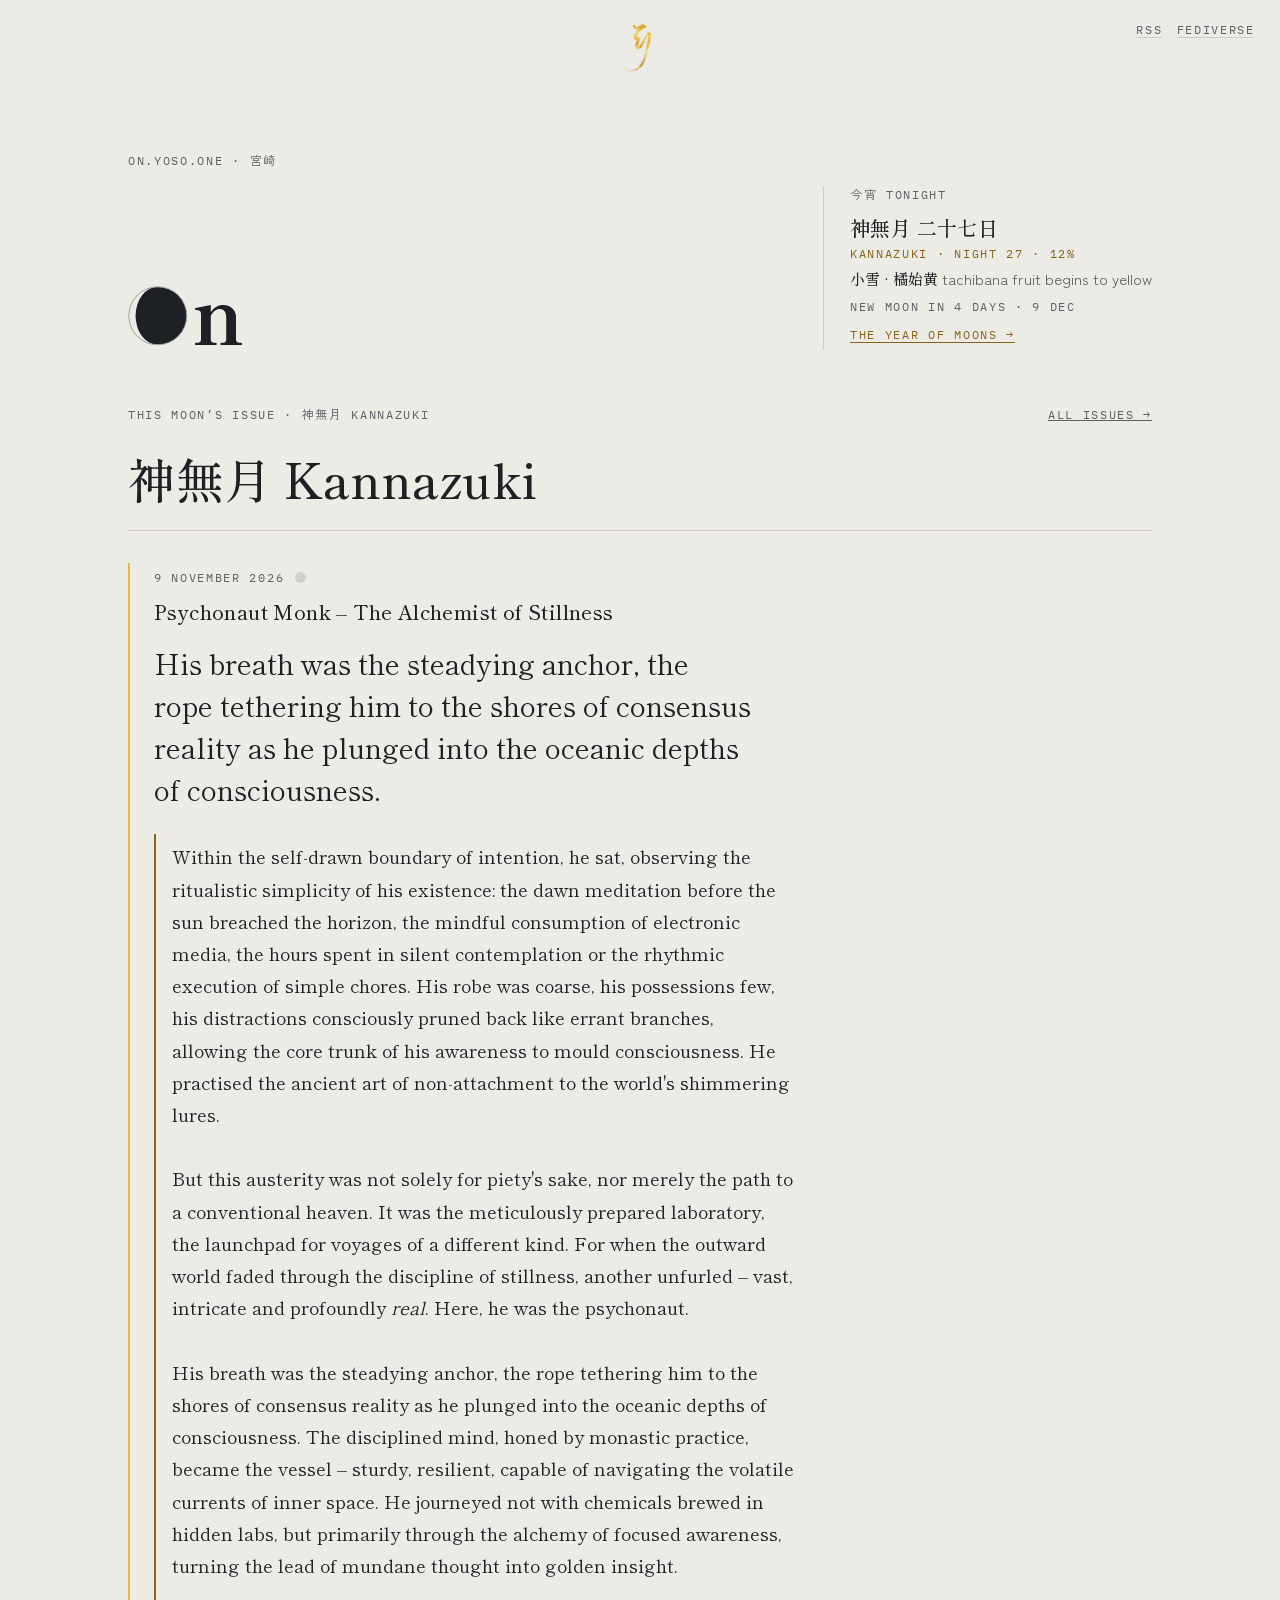
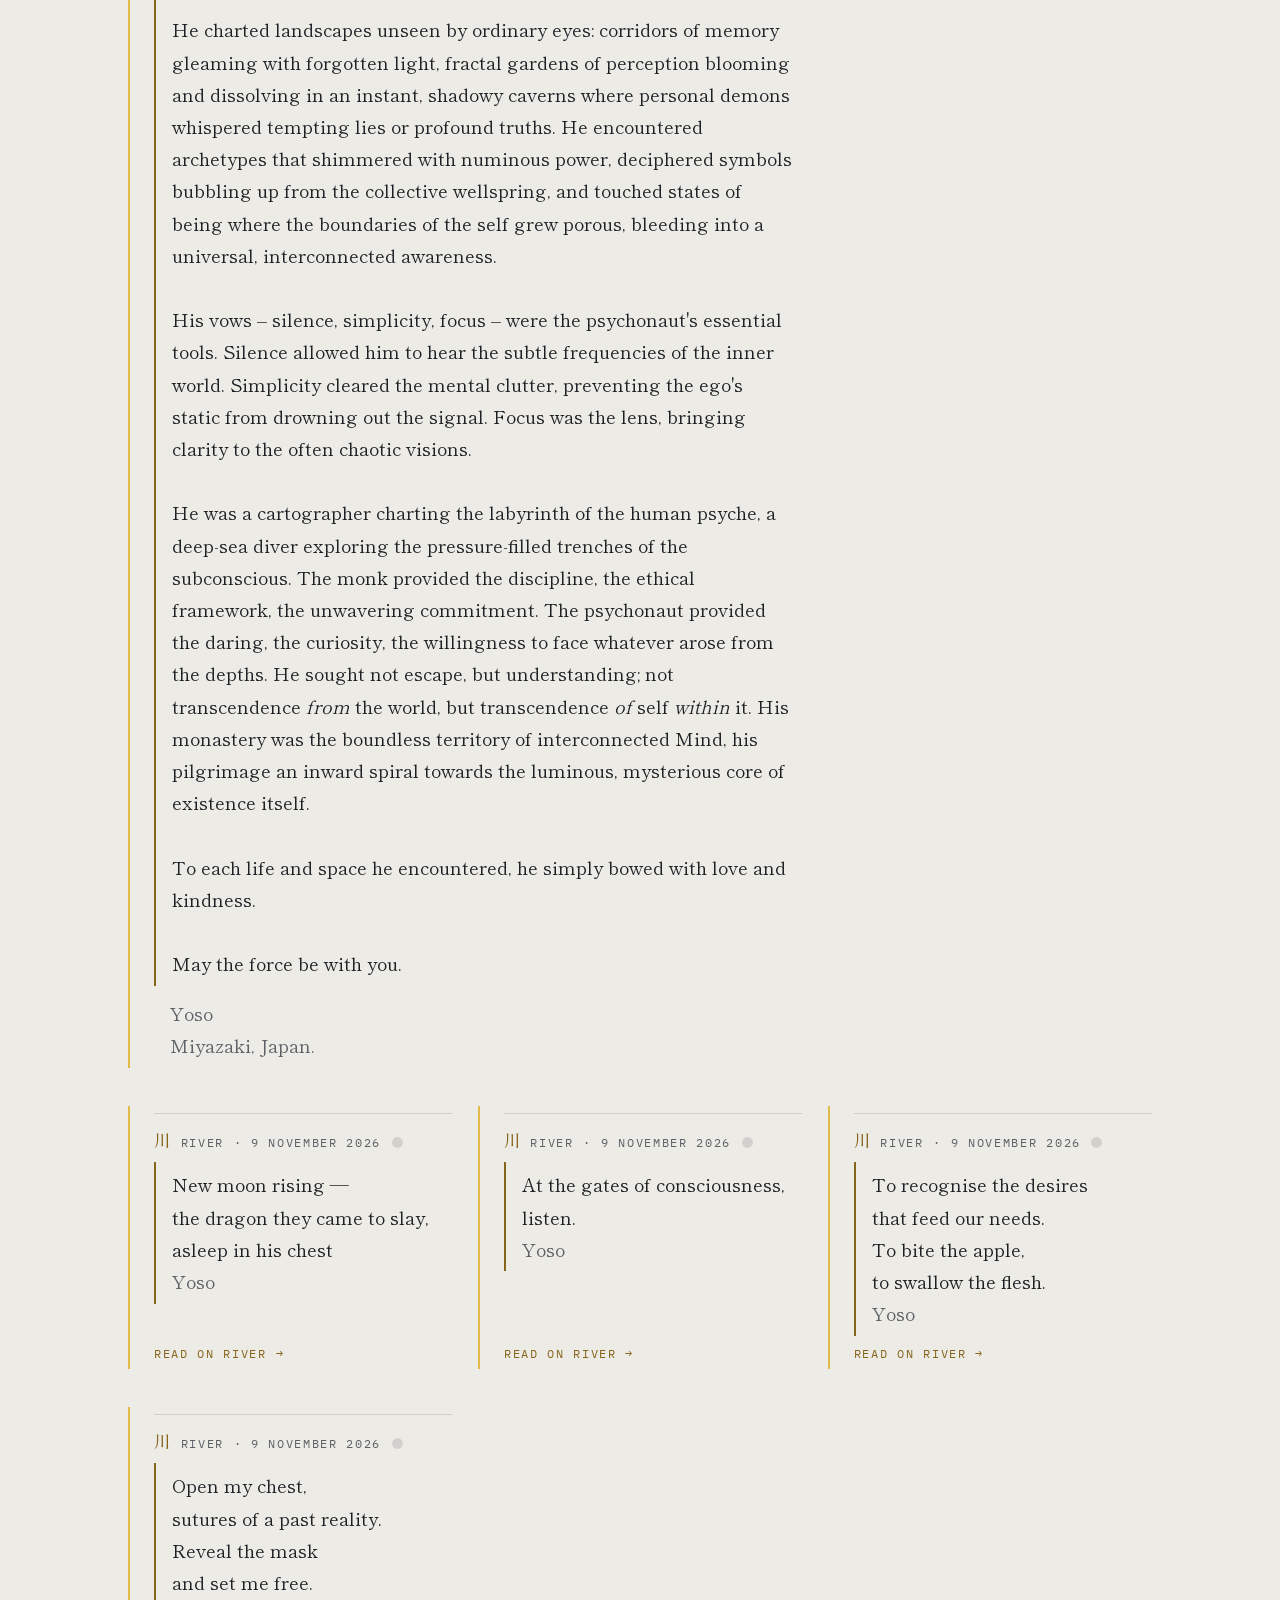
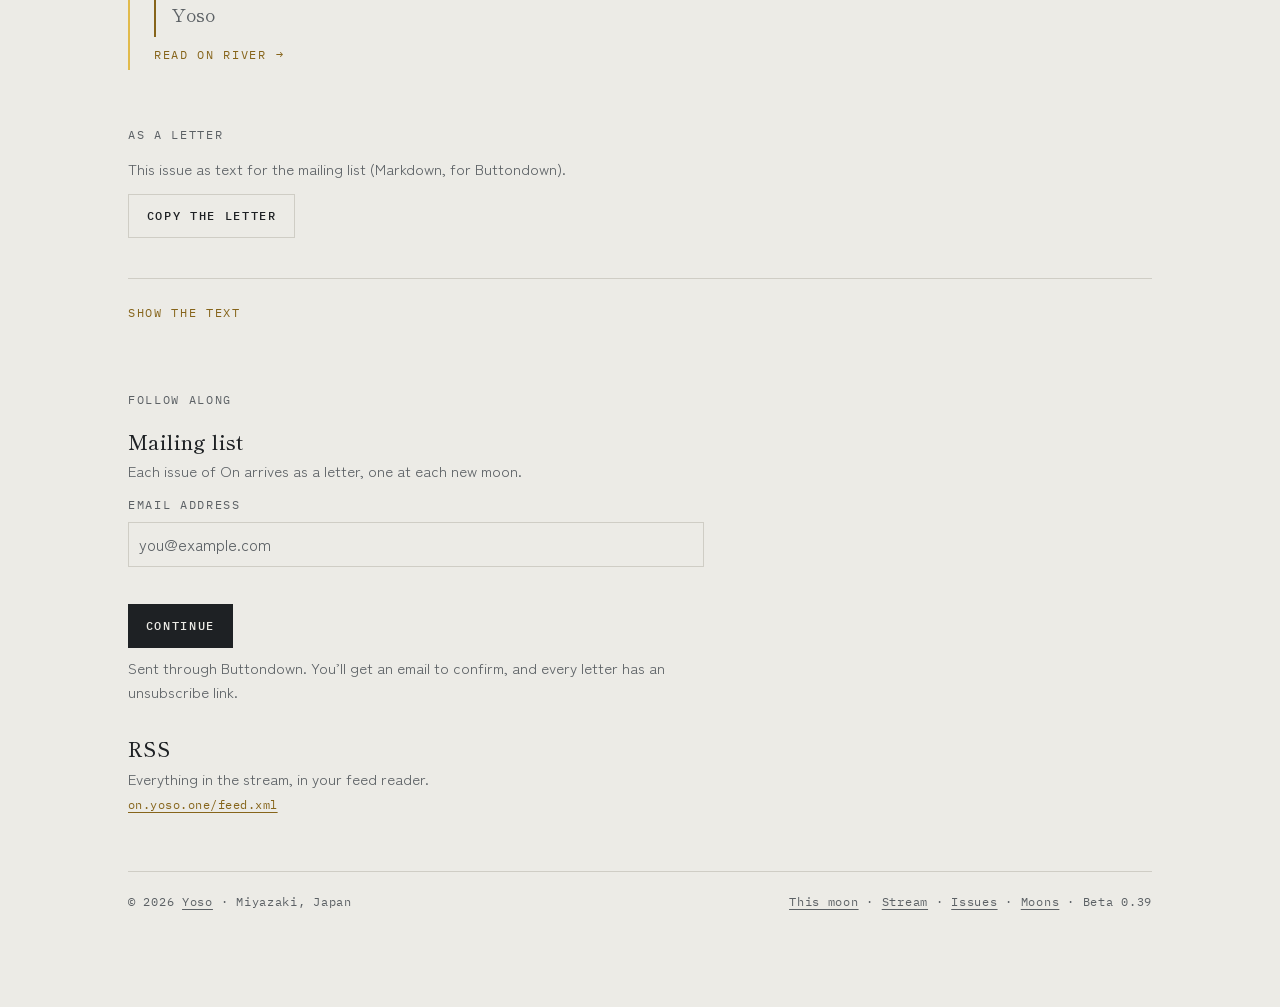
<file: index.html>
<!doctype html>
<html lang="en" data-page="current">
<head>
<meta charset="utf-8">
<meta name="viewport" content="width=device-width, initial-scale=1, viewport-fit=cover">
<title>On</title>
<meta name="description" content="On: a magazine gathering new work from the Yoso sites: notes, photographs, paintings and short texts.">
<meta property="og:title" content="On">
<meta property="og:url" content="https://on.yoso.one/">
<link rel="alternate" type="application/rss+xml" title="On" href="feed.xml">
<link rel="preconnect" href="https://fonts.googleapis.com">
<link rel="preconnect" href="https://fonts.gstatic.com" crossorigin>
<link rel="stylesheet" href="https://fonts.googleapis.com/css2?family=Shippori+Mincho:wght@400;500;700&family=Zen+Kaku+Gothic+New:wght@400;500&family=IBM+Plex+Mono:wght@400;500&display=swap">
<link rel="stylesheet" href="assets/site.css">
</head>
<body>
<nav class="corner-links" aria-label="Follow On"><a href="feed.xml">RSS</a><a href="https://fed.brid.gy/web/on.yoso.one" rel="me">Fediverse</a></nav>
<a class="family-mark" href="https://hub.yoso.one"><img src="images/yoso-mark.png" alt="Yoso" width="48" height="48"></a>
<main class="page">
  <header class="masthead">
    <div class="kicker"><span>ON.YOSO.ONE · 宮崎</span></div>
    <div class="mast-row">
      <div class="mast-main">
        <h1 class="title"><a href="./"><span class="o-moon" data-moon-o>O</span>n</a></h1>
      </div>
      <div class="mast-moon" data-moon-widget="medium"></div>
    </div>
  </header>

  <section>
    <div class="section-head"><h2 class="label">This moon&rsquo;s issue</h2><a class="updated" href="issues.html">All issues →</a></div>
    <div class="issue-feature" id="issue-head"><h2 class="issue-title" id="issue-title">Loading the issue…</h2></div>
    <ul class="stream" id="issue-pieces" style="margin-top:2rem"></ul>
    <div id="issue"></div>
  </section>

  <section id="moon-section" aria-labelledby="moon-h" hidden>
    <div class="section-head"><h2 class="label" id="moon-h">This moon so far</h2><a class="updated" href="stream.html">The whole stream →</a></div>
    <p class="empty-note">New work from the sites since this issue&rsquo;s new moon, gathered as it appears.</p>
    <ul class="stream" id="moon-pieces"></ul>
  </section>

  <section id="past-section" aria-labelledby="past-h" hidden>
    <div class="section-head"><h2 class="label" id="past-h">Moons ago</h2></div>
    <p class="empty-note">From this moon and season in earlier years.</p>
    <ul class="stream" id="past-pieces"></ul>
  </section>

  <section class="letter" id="letter" aria-labelledby="letter-h">
    <h2 class="label" id="letter-h">As a letter</h2>
    <p class="empty-note">This issue as text for the mailing list (Markdown, for Buttondown).</p>
    <div class="more-row" style="margin-top:0"><button class="btn quiet" type="button" id="letter-copy">Copy the letter</button></div>
    <p class="status" id="letter-status" aria-live="polite"></p>
    <details>
      <summary>Show the text</summary>
      <label class="visually-hidden" for="letter-text">Letter text</label>
      <textarea id="letter-text" readonly></textarea>
    </details>
  </section>

  <section aria-labelledby="follow-h">
    <div class="section-head"><h2 class="label" id="follow-h">Follow along</h2></div>
    <div class="follow">
      <div id="mailing-list">
        <h3>Mailing list</h3>
        <p>Each issue of On arrives as a letter, one at each new moon.</p>
        <!-- Mailing list: one Buttondown list for all Yoso sites; readers choose their newsletters, each one a tag. -->
        <form class="list-form" action="https://buttondown.com/api/emails/embed-subscribe/yoso" method="post" target="_blank">
          <label for="list-email">Email address</label>
          <input id="list-email" name="email" type="email" autocomplete="email" placeholder="you@example.com" required>
          <!-- Newsletter choice: each ticked box becomes a Buttondown tag. Shown after the email step by assets/list-choice.js. -->
          <fieldset class="list-choice" data-list-choice>
            <legend>Which newsletters would you like?</legend>
            <label class="lc-box"><input type="checkbox" name="tag" value="one"><span><span class="lc-name">One</span><span class="lc-desc">Notes, essays and research from one.yoso.one</span></span></label>
            <label class="lc-box"><input type="checkbox" name="tag" value="yosokuro"><span><span class="lc-name">Yosokuro</span><span class="lc-desc">Black-and-white photographs of Japan</span></span></label>
            <label class="lc-box"><input type="checkbox" name="tag" value="shinsei"><span><span class="lc-name">Shinsei</span><span class="lc-desc">New paintings, scrolls and exhibitions</span></span></label>
            <label class="lc-box"><input type="checkbox" name="tag" value="river"><span><span class="lc-name">River</span><span class="lc-desc">New short texts</span></span></label>
            <label class="lc-box"><input type="checkbox" name="tag" value="on" checked><span><span class="lc-name">On</span><span class="lc-desc">Each numbered issue of the magazine</span></span></label>
          </fieldset>
          <input type="hidden" name="embed" value="1">
          <button class="btn" type="submit">Subscribe</button>
          <p class="list-note">Sent through Buttondown. You&rsquo;ll get an email to confirm, and every letter has an unsubscribe link.</p>
        </form>
      </div>
      <div>
        <h3>RSS</h3>
        <p>Everything in the stream, in your feed reader.</p>
        <p><a class="feed-link" href="feed.xml">on.yoso.one/feed.xml</a></p>
      </div>
    </div>
  </section>

  <footer>
    <span>&copy; 2026 <a class="hub-link" href="https://hub.yoso.one">Yoso</a> · Miyazaki, Japan</span>
    <nav aria-label="On"><a href="./">This moon</a> · <a href="stream.html">Stream</a> · <a href="issues.html">Issues</a> · <a href="moons.html">Moons</a> · <span class="version" data-version>Beta 0.39</span></nav>
  </footer>
</main>
<script src="assets/items.js"></script>
<script src="assets/issues.js"></script>
<script src="assets/moons.js"></script>
<script src="assets/moon.js"></script>
<script src="assets/on.js"></script>
<script src="assets/list-choice.js" defer></script>
<script src="assets/stats.js" defer></script>
</body>
</html>
</file>
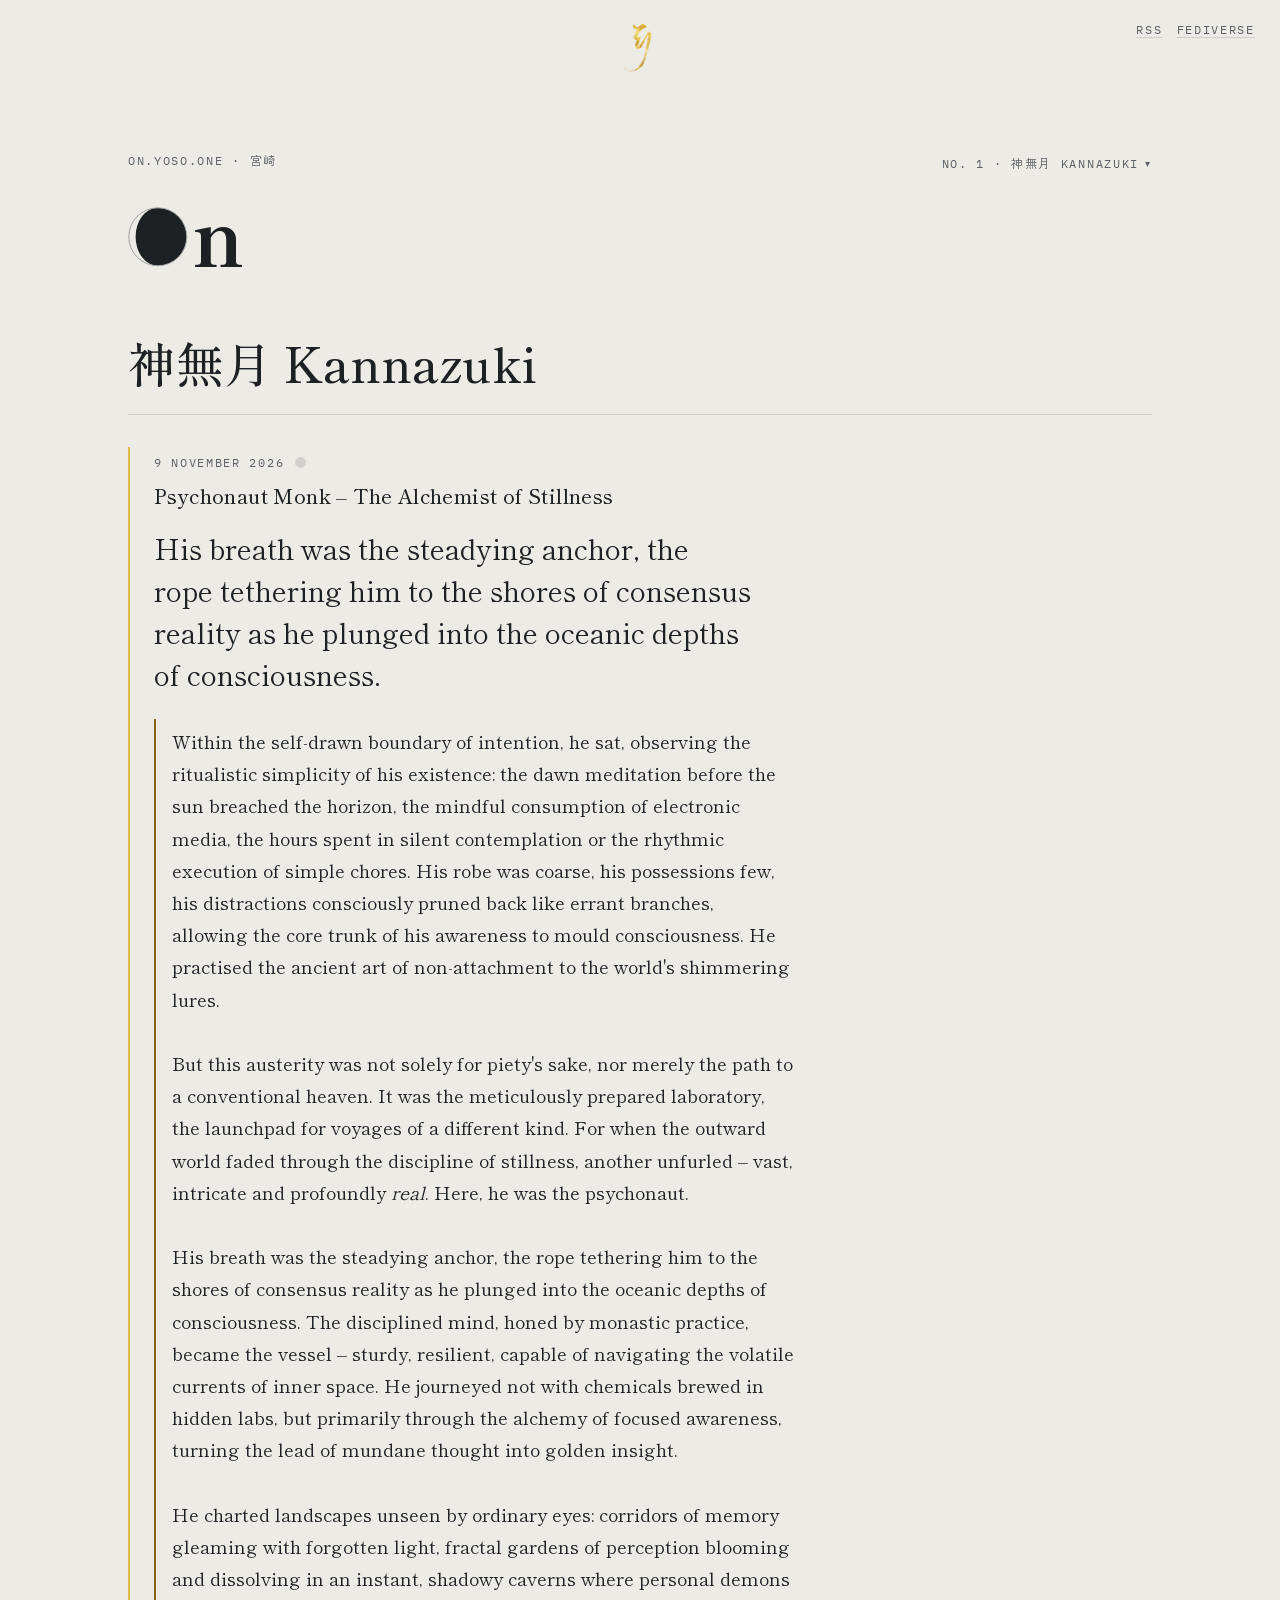
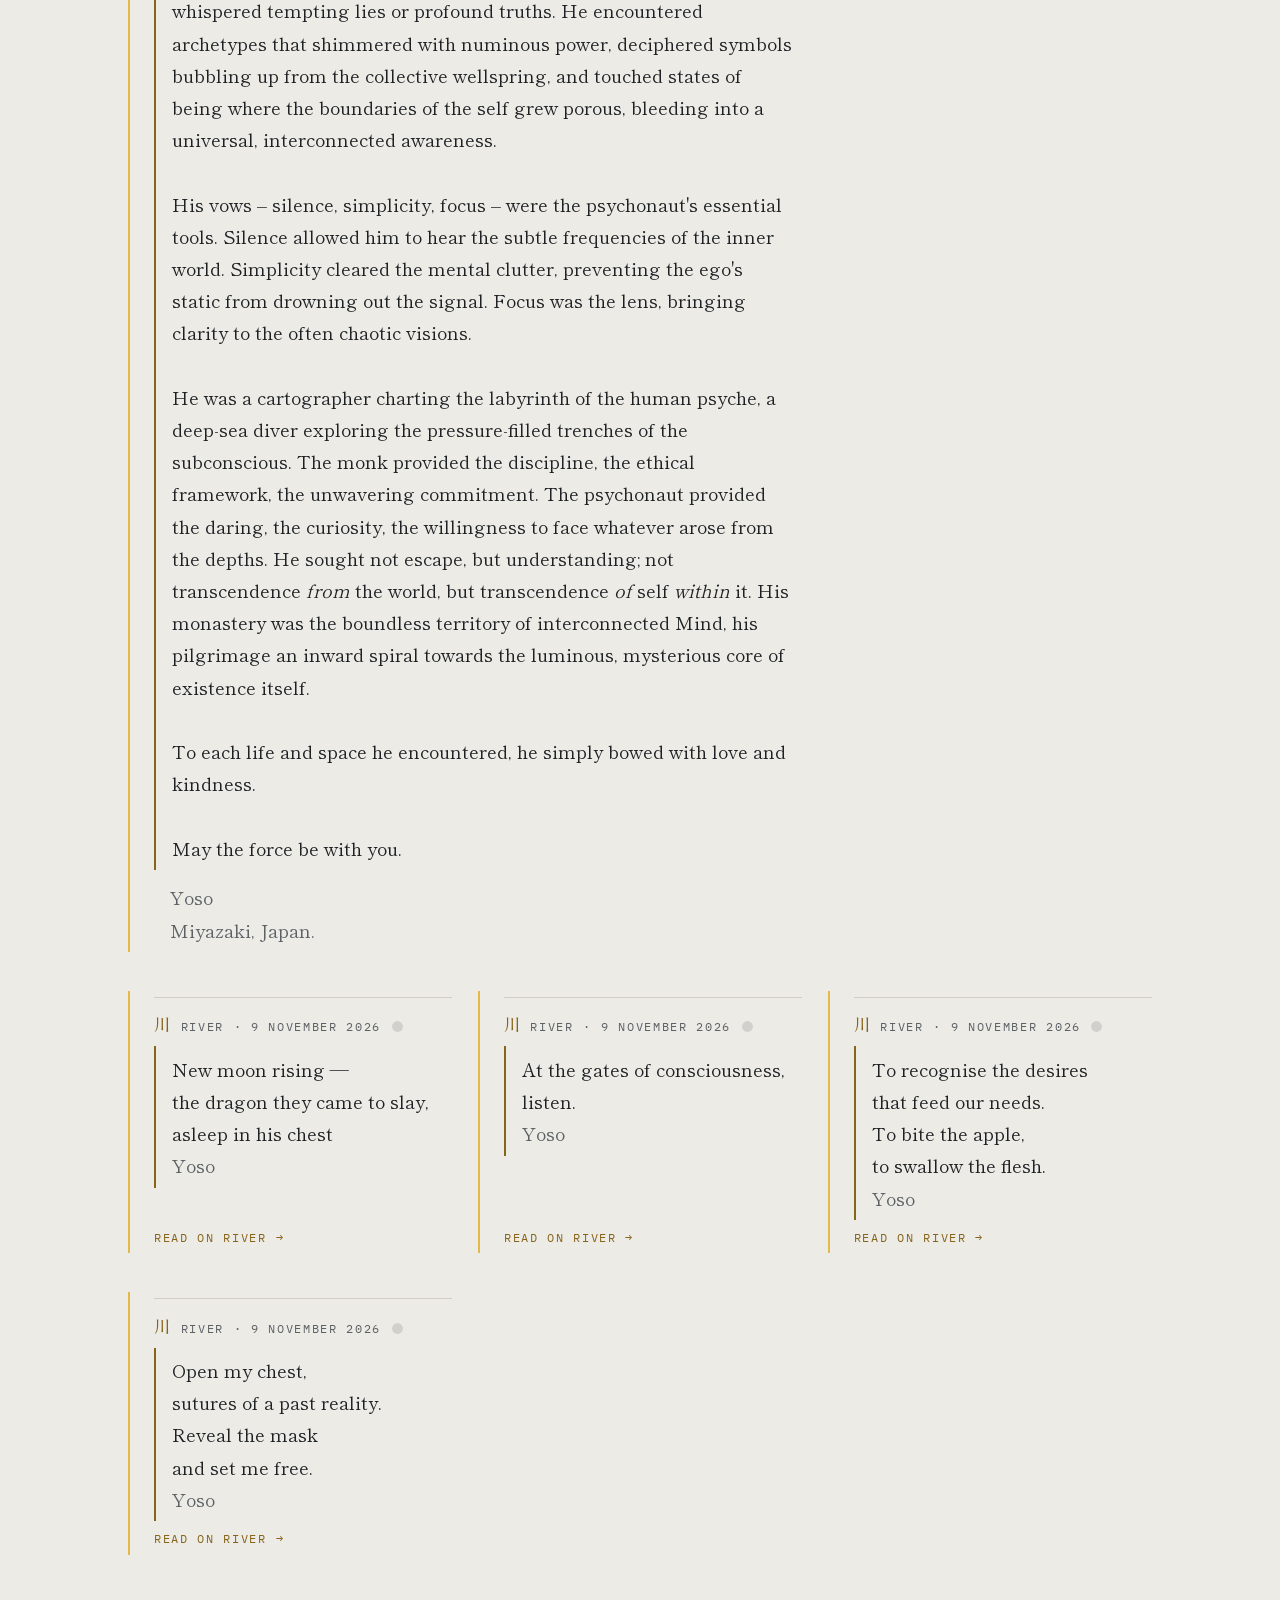
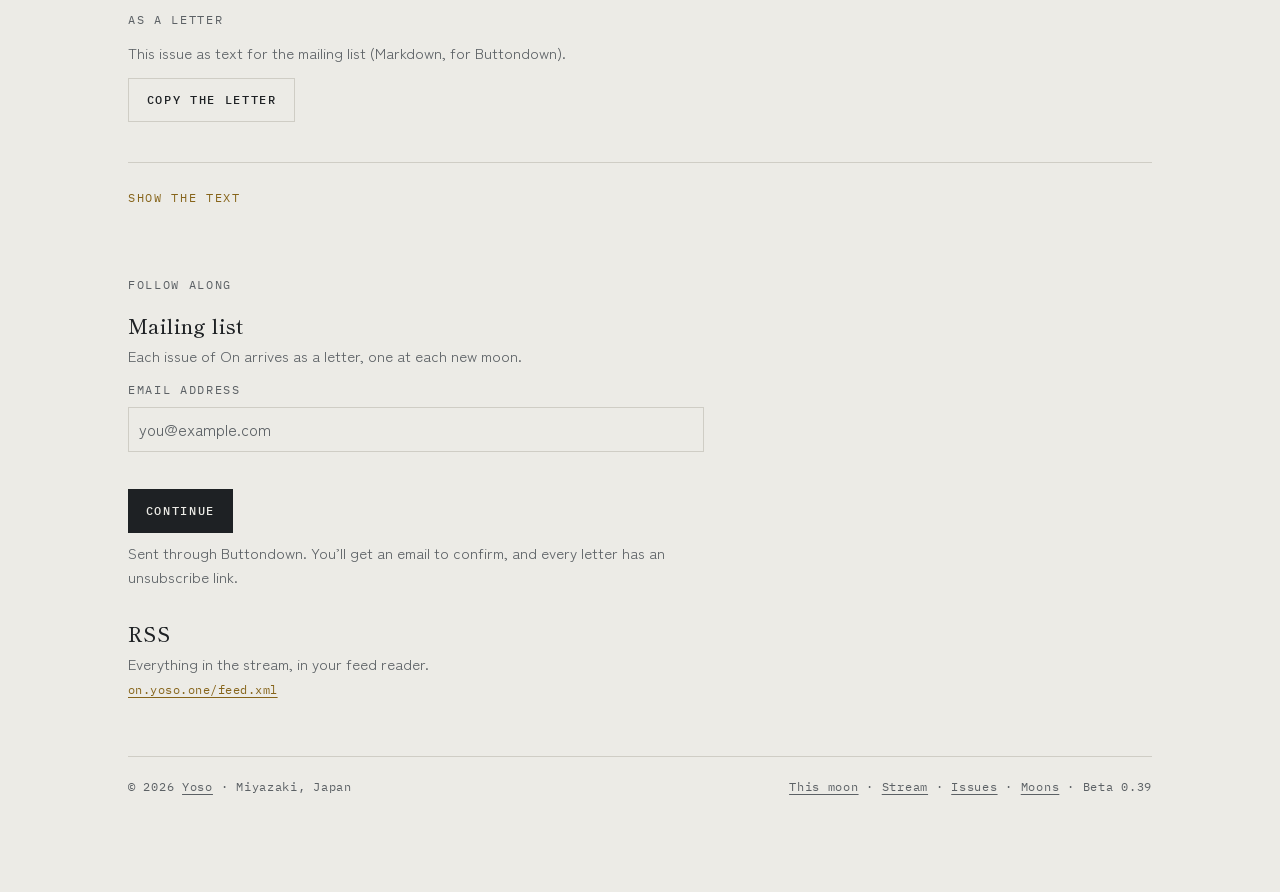
<file: issue.html>
<!doctype html>
<html lang="en" data-page="issue">
<head>
<meta charset="utf-8">
<meta name="viewport" content="width=device-width, initial-scale=1, viewport-fit=cover">
<title>On: issue</title>
<meta name="description" content="On: a magazine gathering new work from the Yoso sites: notes, photographs, paintings and short texts.">
<meta property="og:title" content="On: issue">
<meta property="og:url" content="https://on.yoso.one/issue.html">
<link rel="alternate" type="application/rss+xml" title="On" href="feed.xml">
<link rel="preconnect" href="https://fonts.googleapis.com">
<link rel="preconnect" href="https://fonts.gstatic.com" crossorigin>
<link rel="stylesheet" href="https://fonts.googleapis.com/css2?family=Shippori+Mincho:wght@400;500;700&family=Zen+Kaku+Gothic+New:wght@400;500&family=IBM+Plex+Mono:wght@400;500&display=swap">
<link rel="stylesheet" href="assets/site.css">
</head>
<body>
<nav class="corner-links" aria-label="Follow On"><a href="feed.xml">RSS</a><a href="https://fed.brid.gy/web/on.yoso.one" rel="me">Fediverse</a></nav>
<a class="family-mark" href="https://hub.yoso.one"><img src="images/yoso-mark.png" alt="Yoso" width="48" height="48"></a>
<main class="page">
  <header class="masthead">
    <div class="kicker"><span>ON.YOSO.ONE · 宮崎</span><span>ISSUE</span></div>
    <h1 class="title"><a href="./"><span class="o-moon" data-moon-o>O</span>n</a></h1>
  </header>

  <section>
    <div class="section-head"><h2 class="label">Issue</h2><a class="updated" href="issues.html">All issues →</a></div>
    <div class="issue-feature" id="issue-head"><h2 class="issue-title" id="issue-title">Loading the issue…</h2></div>
    <ul class="stream" id="issue-pieces" style="margin-top:2rem"></ul>
    <div id="issue"></div>
  </section>

  <section id="moon-section" aria-labelledby="moon-h" hidden>
    <div class="section-head"><h2 class="label" id="moon-h">This moon so far</h2><a class="updated" href="stream.html">The whole stream →</a></div>
    <p class="empty-note">New work from the sites since this issue&rsquo;s new moon, gathered as it appears.</p>
    <ul class="stream" id="moon-pieces"></ul>
  </section>

  <section id="past-section" aria-labelledby="past-h" hidden>
    <div class="section-head"><h2 class="label" id="past-h">Moons ago</h2></div>
    <p class="empty-note">From this moon and season in earlier years.</p>
    <ul class="stream" id="past-pieces"></ul>
  </section>

  <section class="letter" id="letter" aria-labelledby="letter-h">
    <h2 class="label" id="letter-h">As a letter</h2>
    <p class="empty-note">This issue as text for the mailing list (Markdown, for Buttondown).</p>
    <div class="more-row" style="margin-top:0"><button class="btn quiet" type="button" id="letter-copy">Copy the letter</button></div>
    <p class="status" id="letter-status" aria-live="polite"></p>
    <details>
      <summary>Show the text</summary>
      <label class="visually-hidden" for="letter-text">Letter text</label>
      <textarea id="letter-text" readonly></textarea>
    </details>
  </section>

  <section aria-labelledby="follow-h">
    <div class="section-head"><h2 class="label" id="follow-h">Follow along</h2></div>
    <div class="follow">
      <div id="mailing-list">
        <h3>Mailing list</h3>
        <p>Each issue of On arrives as a letter, one at each new moon.</p>
        <!-- Mailing list: one Buttondown list for all Yoso sites; readers choose their newsletters, each one a tag. -->
        <form class="list-form" action="https://buttondown.com/api/emails/embed-subscribe/yoso" method="post" target="_blank">
          <label for="list-email">Email address</label>
          <input id="list-email" name="email" type="email" autocomplete="email" placeholder="you@example.com" required>
          <!-- Newsletter choice: each ticked box becomes a Buttondown tag. Shown after the email step by assets/list-choice.js. -->
          <fieldset class="list-choice" data-list-choice>
            <legend>Which newsletters would you like?</legend>
            <label class="lc-box"><input type="checkbox" name="tag" value="one"><span><span class="lc-name">One</span><span class="lc-desc">Notes, essays and research from one.yoso.one</span></span></label>
            <label class="lc-box"><input type="checkbox" name="tag" value="yosokuro"><span><span class="lc-name">Yosokuro</span><span class="lc-desc">Black-and-white photographs of Japan</span></span></label>
            <label class="lc-box"><input type="checkbox" name="tag" value="shinsei"><span><span class="lc-name">Shinsei</span><span class="lc-desc">New paintings, scrolls and exhibitions</span></span></label>
            <label class="lc-box"><input type="checkbox" name="tag" value="river"><span><span class="lc-name">River</span><span class="lc-desc">New short texts</span></span></label>
            <label class="lc-box"><input type="checkbox" name="tag" value="on" checked><span><span class="lc-name">On</span><span class="lc-desc">Each numbered issue of the magazine</span></span></label>
          </fieldset>
          <input type="hidden" name="embed" value="1">
          <button class="btn" type="submit">Subscribe</button>
          <p class="list-note">Sent through Buttondown. You&rsquo;ll get an email to confirm, and every letter has an unsubscribe link.</p>
        </form>
      </div>
      <div>
        <h3>RSS</h3>
        <p>Everything in the stream, in your feed reader.</p>
        <p><a class="feed-link" href="feed.xml">on.yoso.one/feed.xml</a></p>
      </div>
    </div>
  </section>

  <footer>
    <span>&copy; 2026 <a class="hub-link" href="https://hub.yoso.one">Yoso</a> · Miyazaki, Japan</span>
    <nav aria-label="On"><a href="./">This moon</a> · <a href="stream.html">Stream</a> · <a href="issues.html">Issues</a> · <a href="moons.html">Moons</a> · <span class="version" data-version>Beta 0.39</span></nav>
  </footer>
</main>
<script src="assets/items.js"></script>
<script src="assets/issues.js"></script>
<script src="assets/moons.js"></script>
<script src="assets/moon.js"></script>
<script src="assets/on.js"></script>
<script src="assets/list-choice.js" defer></script>
<script src="assets/stats.js" defer></script>
</body>
</html>
</file>
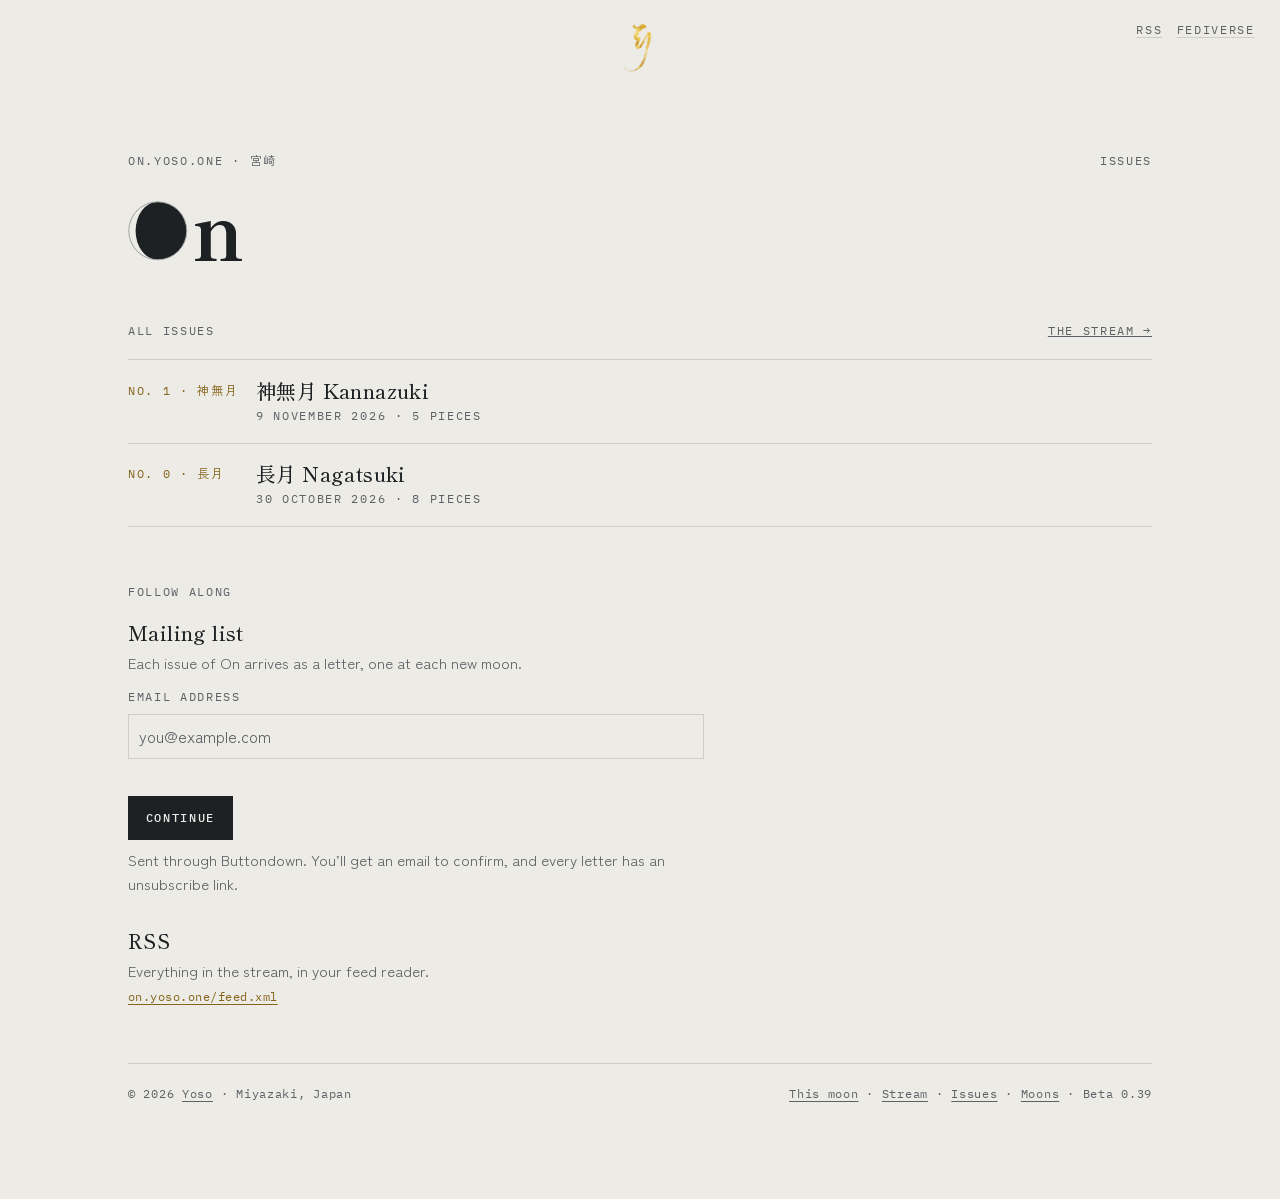
<file: issues.html>
<!doctype html>
<html lang="en" data-page="issues">
<head>
<meta charset="utf-8">
<meta name="viewport" content="width=device-width, initial-scale=1, viewport-fit=cover">
<title>On: issues</title>
<meta name="description" content="On: a magazine gathering new work from the Yoso sites: notes, photographs, paintings and short texts.">
<meta property="og:title" content="On: issues">
<meta property="og:url" content="https://on.yoso.one/issues.html">
<link rel="alternate" type="application/rss+xml" title="On" href="feed.xml">
<link rel="preconnect" href="https://fonts.googleapis.com">
<link rel="preconnect" href="https://fonts.gstatic.com" crossorigin>
<link rel="stylesheet" href="https://fonts.googleapis.com/css2?family=Shippori+Mincho:wght@400;500;700&family=Zen+Kaku+Gothic+New:wght@400;500&family=IBM+Plex+Mono:wght@400;500&display=swap">
<link rel="stylesheet" href="assets/site.css">
</head>
<body>
<nav class="corner-links" aria-label="Follow On"><a href="feed.xml">RSS</a><a href="https://fed.brid.gy/web/on.yoso.one" rel="me">Fediverse</a></nav>
<a class="family-mark" href="https://hub.yoso.one"><img src="images/yoso-mark.png" alt="Yoso" width="48" height="48"></a>
<main class="page">
  <header class="masthead">
    <div class="kicker"><span>ON.YOSO.ONE · 宮崎</span><span>ISSUES</span></div>
    <h1 class="title"><a href="./"><span class="o-moon" data-moon-o>O</span>n</a></h1>
  </header>

  <section aria-labelledby="issues-h">
    <div class="section-head"><h2 class="label" id="issues-h">All issues</h2><a class="updated" href="./">The stream →</a></div>
    <ul class="issues" id="issues"></ul>
  </section>

  <section aria-labelledby="follow-h">
    <div class="section-head"><h2 class="label" id="follow-h">Follow along</h2></div>
    <div class="follow">
      <div id="mailing-list">
        <h3>Mailing list</h3>
        <p>Each issue of On arrives as a letter, one at each new moon.</p>
        <!-- Mailing list: one Buttondown list for all Yoso sites; readers choose their newsletters, each one a tag. -->
        <form class="list-form" action="https://buttondown.com/api/emails/embed-subscribe/yoso" method="post" target="_blank">
          <label for="list-email">Email address</label>
          <input id="list-email" name="email" type="email" autocomplete="email" placeholder="you@example.com" required>
          <!-- Newsletter choice: each ticked box becomes a Buttondown tag. Shown after the email step by assets/list-choice.js. -->
          <fieldset class="list-choice" data-list-choice>
            <legend>Which newsletters would you like?</legend>
            <label class="lc-box"><input type="checkbox" name="tag" value="one"><span><span class="lc-name">One</span><span class="lc-desc">Notes, essays and research from one.yoso.one</span></span></label>
            <label class="lc-box"><input type="checkbox" name="tag" value="yosokuro"><span><span class="lc-name">Yosokuro</span><span class="lc-desc">Black-and-white photographs of Japan</span></span></label>
            <label class="lc-box"><input type="checkbox" name="tag" value="shinsei"><span><span class="lc-name">Shinsei</span><span class="lc-desc">New paintings, scrolls and exhibitions</span></span></label>
            <label class="lc-box"><input type="checkbox" name="tag" value="river"><span><span class="lc-name">River</span><span class="lc-desc">New short texts</span></span></label>
            <label class="lc-box"><input type="checkbox" name="tag" value="on" checked><span><span class="lc-name">On</span><span class="lc-desc">Each numbered issue of the magazine</span></span></label>
          </fieldset>
          <input type="hidden" name="embed" value="1">
          <button class="btn" type="submit">Subscribe</button>
          <p class="list-note">Sent through Buttondown. You&rsquo;ll get an email to confirm, and every letter has an unsubscribe link.</p>
        </form>
      </div>
      <div>
        <h3>RSS</h3>
        <p>Everything in the stream, in your feed reader.</p>
        <p><a class="feed-link" href="feed.xml">on.yoso.one/feed.xml</a></p>
      </div>
    </div>
  </section>

  <footer>
    <span>&copy; 2026 <a class="hub-link" href="https://hub.yoso.one">Yoso</a> · Miyazaki, Japan</span>
    <nav aria-label="On"><a href="./">This moon</a> · <a href="stream.html">Stream</a> · <a href="issues.html">Issues</a> · <a href="moons.html">Moons</a> · <span class="version" data-version>Beta 0.39</span></nav>
  </footer>
</main>
<script src="assets/items.js"></script>
<script src="assets/issues.js"></script>
<script src="assets/moons.js"></script>
<script src="assets/moon.js"></script>
<script src="assets/on.js"></script>
<script src="assets/list-choice.js" defer></script>
<script src="assets/stats.js" defer></script>
</body>
</html>
</file>
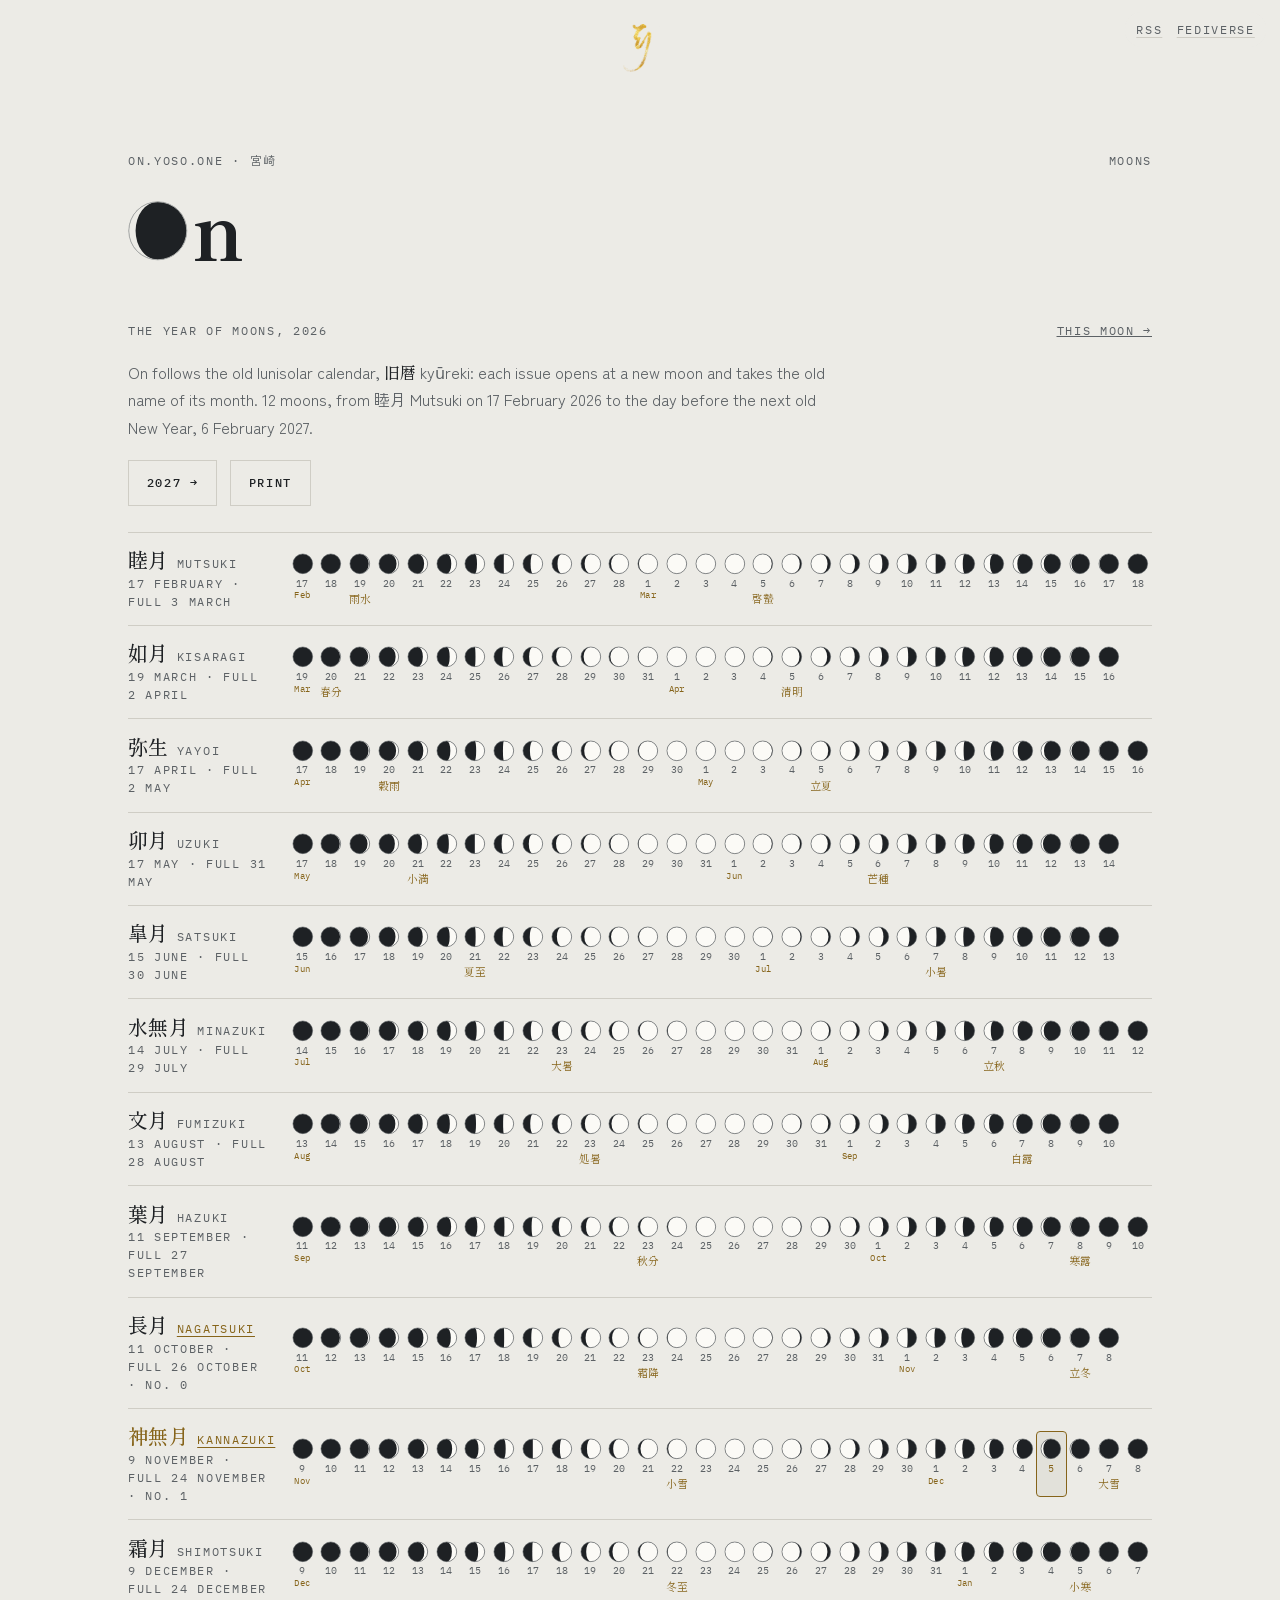
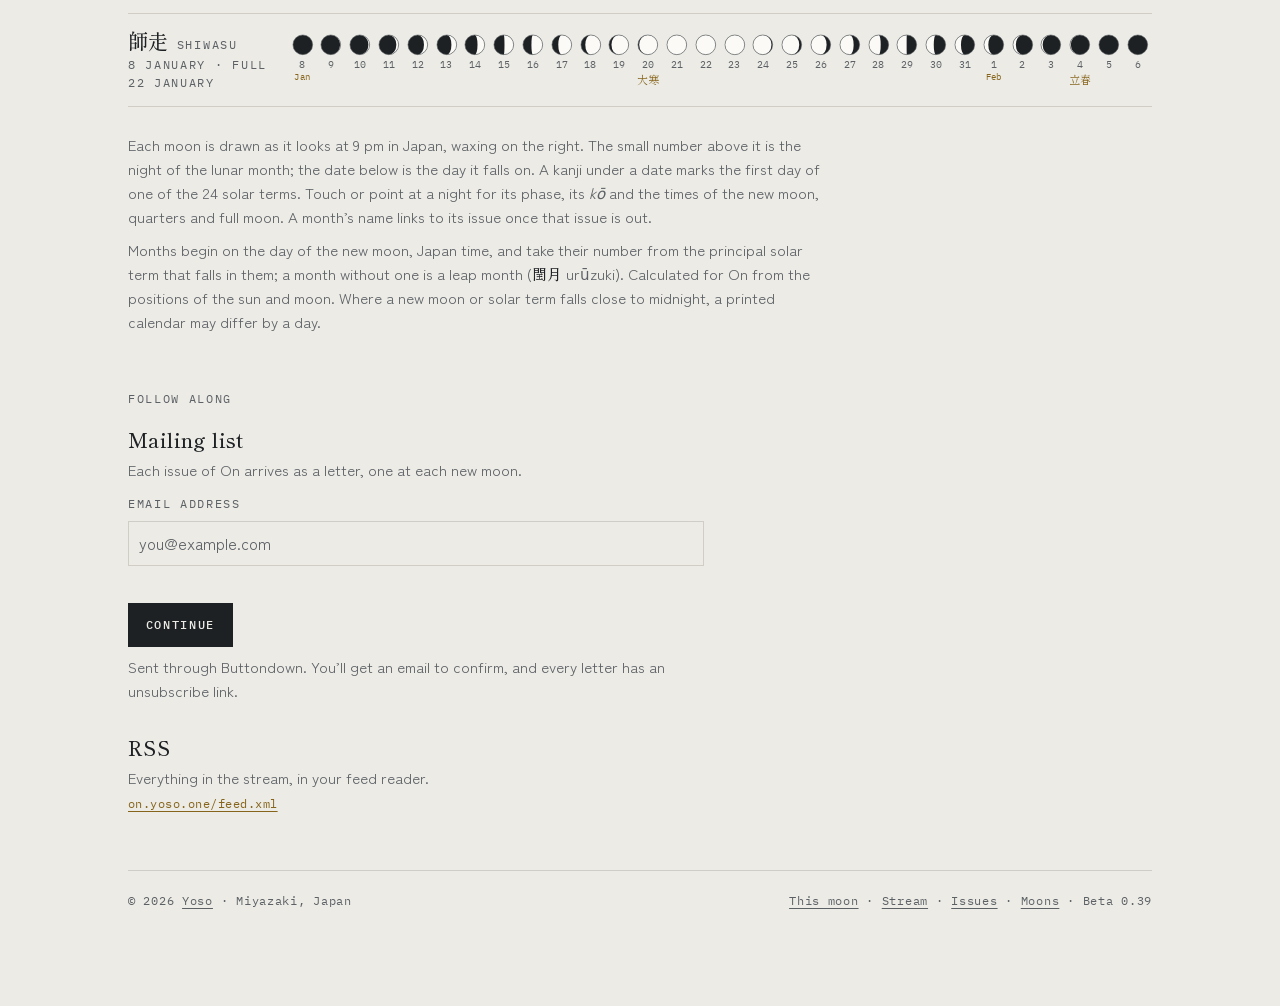
<file: moons.html>
<!doctype html>
<html lang="en" data-page="moons">
<head>
<meta charset="utf-8">
<meta name="viewport" content="width=device-width, initial-scale=1, viewport-fit=cover">
<title>On: the year of moons</title>
<meta name="description" content="On: a magazine gathering new work from the Yoso sites: notes, photographs, paintings and short texts.">
<meta property="og:title" content="On: the year of moons">
<meta property="og:url" content="https://on.yoso.one/moons.html">
<link rel="alternate" type="application/rss+xml" title="On" href="feed.xml">
<link rel="preconnect" href="https://fonts.googleapis.com">
<link rel="preconnect" href="https://fonts.gstatic.com" crossorigin>
<link rel="stylesheet" href="https://fonts.googleapis.com/css2?family=Shippori+Mincho:wght@400;500;700&family=Zen+Kaku+Gothic+New:wght@400;500&family=IBM+Plex+Mono:wght@400;500&display=swap">
<link rel="stylesheet" href="assets/site.css">
</head>
<body>
<nav class="corner-links" aria-label="Follow On"><a href="feed.xml">RSS</a><a href="https://fed.brid.gy/web/on.yoso.one" rel="me">Fediverse</a></nav>
<a class="family-mark" href="https://hub.yoso.one"><img src="images/yoso-mark.png" alt="Yoso" width="48" height="48"></a>
<main class="page">
  <header class="masthead">
    <div class="kicker"><span>ON.YOSO.ONE · 宮崎</span><span>MOONS</span></div>
    <h1 class="title"><a href="./"><span class="o-moon" data-moon-o>O</span>n</a></h1>
  </header>

  <section aria-labelledby="year-title">
    <div class="section-head"><h2 class="label" id="year-title">The year of moons</h2><a class="updated" href="./">This moon →</a></div>
    <p class="year-intro">On follows the old lunisolar calendar, <span class="k">旧暦</span> kyūreki: each issue opens at a new moon and takes the old name of its month. <span id="year-span"></span></p>
    <div class="more-row year-nav" id="year-nav"></div>
    <div id="year-of-moons"><p class="empty-note">The moon calendar needs JavaScript.</p></div>
    <div class="year-key">
      <p class="print-key">On follows the old lunisolar calendar, <span class="k">旧暦</span> kyūreki: each issue opens at a new moon and takes the old name of its month. Each moon is drawn as it looks at 9 pm in Japan, waxing on the right; the number under it is the date, and a kanji marks the first day of a solar term.</p>
      <p>Each moon is drawn as it looks at 9 pm in Japan, waxing on the right. The small number above it is the night of the lunar month; the date below is the day it falls on. A kanji under a date marks the first day of one of the 24 solar terms. Touch or point at a night for its phase, its <i>kō</i> and the times of the new moon, quarters and full moon. A month&rsquo;s name links to its issue once that issue is out.</p>
      <p>Months begin on the day of the new moon, Japan time, and take their number from the principal solar term that falls in them; a month without one is a leap month (<span class="k">閏月</span> urūzuki). Calculated for On from the positions of the sun and moon. Where a new moon or solar term falls close to midnight, a printed calendar may differ by a day.</p>
    </div>
  </section>

  <section aria-labelledby="follow-h">
    <div class="section-head"><h2 class="label" id="follow-h">Follow along</h2></div>
    <div class="follow">
      <div id="mailing-list">
        <h3>Mailing list</h3>
        <p>Each issue of On arrives as a letter, one at each new moon.</p>
        <!-- Mailing list: one Buttondown list for all Yoso sites; readers choose their newsletters, each one a tag. -->
        <form class="list-form" action="https://buttondown.com/api/emails/embed-subscribe/yoso" method="post" target="_blank">
          <label for="list-email">Email address</label>
          <input id="list-email" name="email" type="email" autocomplete="email" placeholder="you@example.com" required>
          <!-- Newsletter choice: each ticked box becomes a Buttondown tag. Shown after the email step by assets/list-choice.js. -->
          <fieldset class="list-choice" data-list-choice>
            <legend>Which newsletters would you like?</legend>
            <label class="lc-box"><input type="checkbox" name="tag" value="one"><span><span class="lc-name">One</span><span class="lc-desc">Notes, essays and research from one.yoso.one</span></span></label>
            <label class="lc-box"><input type="checkbox" name="tag" value="yosokuro"><span><span class="lc-name">Yosokuro</span><span class="lc-desc">Black-and-white photographs of Japan</span></span></label>
            <label class="lc-box"><input type="checkbox" name="tag" value="shinsei"><span><span class="lc-name">Shinsei</span><span class="lc-desc">New paintings, scrolls and exhibitions</span></span></label>
            <label class="lc-box"><input type="checkbox" name="tag" value="river"><span><span class="lc-name">River</span><span class="lc-desc">New short texts</span></span></label>
            <label class="lc-box"><input type="checkbox" name="tag" value="on" checked><span><span class="lc-name">On</span><span class="lc-desc">Each numbered issue of the magazine</span></span></label>
          </fieldset>
          <input type="hidden" name="embed" value="1">
          <button class="btn" type="submit">Subscribe</button>
          <p class="list-note">Sent through Buttondown. You&rsquo;ll get an email to confirm, and every letter has an unsubscribe link.</p>
        </form>
      </div>
      <div>
        <h3>RSS</h3>
        <p>Everything in the stream, in your feed reader.</p>
        <p><a class="feed-link" href="feed.xml">on.yoso.one/feed.xml</a></p>
      </div>
    </div>
  </section>

  <footer>
    <span>&copy; 2026 <a class="hub-link" href="https://hub.yoso.one">Yoso</a> · Miyazaki, Japan</span>
    <nav aria-label="On"><a href="./">This moon</a> · <a href="stream.html">Stream</a> · <a href="issues.html">Issues</a> · <a href="moons.html">Moons</a> · <span class="version" data-version>Beta 0.39</span></nav>
  </footer>
</main>
<script src="assets/issues.js"></script>
<script src="assets/moons.js"></script>
<script src="assets/moon.js"></script>
<script src="assets/list-choice.js" defer></script>
<script src="assets/stats.js" defer></script>
</body>
</html>
</file>
<file: assets/site.css>
/* On: shares the hub's paper-and-sumi palette and type, set wider like a magazine page. */
:root {
  --paper: #ECEBE6;
  --ink: #1E2124;
  --ink-soft: #5C6165;
  --rule: #CFCDC5;
  --ai: #2F4B63;
  --wash: #E2E1DA;
  --f-display: "Shippori Mincho", "Hiragino Mincho ProN", "Yu Mincho", serif;
  --f-body: "Zen Kaku Gothic New", "Hiragino Sans", "Yu Gothic", system-ui, sans-serif;
  --f-mono: "IBM Plex Mono", ui-monospace, "SFMono-Regular", Menlo, monospace;
}
@media (prefers-color-scheme: dark) {
  :root:not([data-theme="light"]) {
    --paper: #16181A; --ink: #E4E2DB; --ink-soft: #9A9C9C; --rule: #2C2F31;
    --ai: #9FB6CB; --wash: #1E2124; color-scheme: dark;
  }
}
:root[data-theme="dark"] {
  --paper: #16181A; --ink: #E4E2DB; --ink-soft: #9A9C9C; --rule: #2C2F31;
  --ai: #9FB6CB; --wash: #1E2124; color-scheme: dark;
}

html, body { margin: 0; }
body {
  background: var(--paper);
  color: var(--ink);
  font-family: var(--f-body);
  font-size: 16px;
  line-height: 1.7;
  -webkit-font-smoothing: antialiased;
}
a { color: inherit; }
:focus-visible { outline: 2px solid var(--ai); outline-offset: 3px; }
.visually-hidden {
  position: absolute; width: 1px; height: 1px; overflow: hidden;
  clip: rect(0 0 0 0); white-space: nowrap;
}

/* Family mark: centred at the top of every Yoso site, linking to the hub */
.family-mark { display: block; width: 48px; margin: 24px auto 0; line-height: 0; }
.family-mark img { display: block; width: 48px; height: 48px; }

.page {
  max-width: 64rem;
  margin: 0 auto;
  padding-block: clamp(2.5rem, 8vw, 5rem) 3rem;
  padding-left: max(16px, env(safe-area-inset-left, 0px));
  padding-right: max(16px, env(safe-area-inset-right, 0px));
  display: grid;
  gap: 3.5rem;
}
.page > * { min-width: 0; }

/* Masthead */
.masthead { display: grid; gap: 1rem; border-bottom: 1px solid var(--ink); padding-bottom: 1.6rem; }
.kicker {
  font-family: var(--f-mono); font-size: 0.75rem; letter-spacing: 0.12em;
  color: var(--ink-soft); display: flex; flex-wrap: wrap; gap: 0.4rem 1.2rem; justify-content: space-between;
}
.title {
  font-family: var(--f-display); font-weight: 700;
  font-size: clamp(4rem, 20vw, 8.5rem); line-height: 0.85; letter-spacing: -0.02em; margin: 0;
}
.title a { text-decoration: none; }
.lede { margin: 0; max-width: 36rem; color: var(--ink-soft); text-wrap: pretty; }
.lede strong { color: var(--ink); font-weight: 500; }

/* Section labels */
.label {
  font-family: var(--f-mono); font-weight: 400; font-size: 0.72rem;
  letter-spacing: 0.14em; text-transform: uppercase; color: var(--ink-soft); margin: 0;
}
.section-head {
  display: flex; flex-wrap: wrap; align-items: baseline; justify-content: space-between;
  gap: 0.5rem 1rem; margin-bottom: 1.2rem;
}
.updated { font-family: var(--f-mono); font-size: 0.72rem; color: var(--ink-soft); margin: 0; }

/* Latest issue panel */
.issue-feature {
  display: grid; gap: 0.6rem; padding: 1.4rem 0; border-top: 1px solid var(--rule);
  border-bottom: 1px solid var(--rule); text-decoration: none;
  transition: background-color .25s ease, padding .25s ease;
}
a.issue-feature:hover { background: var(--wash); padding-inline: 0.8rem; }
.issue-no { font-family: var(--f-mono); font-size: 0.8rem; letter-spacing: 0.08em; color: var(--ai); }
.issue-title { font-family: var(--f-display); font-weight: 700; font-size: clamp(1.6rem, 6vw, 2.4rem); line-height: 1.15; margin: 0; }
.issue-intro { margin: 0; color: var(--ink-soft); max-width: 40rem; }
.empty-note { margin: 0; color: var(--ink-soft); font-size: 0.93rem; }

/* Source filter */
.filters { display: flex; flex-wrap: wrap; gap: 0.5rem; margin: 0 0 1.6rem; padding: 0; list-style: none; }
.filters button {
  min-height: 44px; padding: 0 0.95rem; display: inline-flex; align-items: center; gap: 0.45rem;
  font-family: var(--f-mono); font-size: 0.78rem; letter-spacing: 0.04em;
  color: var(--ink); background: transparent; border: 1px solid var(--rule); border-radius: 999px; cursor: pointer;
  transition: background-color .2s ease, border-color .2s ease;
}
.filters button .k { font-family: var(--f-display); font-size: 1rem; color: var(--ai); }
.filters button:hover { border-color: var(--ink-soft); }
.filters button[aria-pressed="true"] { background: var(--ink); color: var(--paper); border-color: var(--ink); }
.filters button[aria-pressed="true"] .k { color: inherit; }

/* The stream: a loose magazine grid */
.stream {
  list-style: none; margin: 0; padding: 0;
  display: grid; gap: 2.4rem 1.6rem;
  grid-template-columns: repeat(auto-fill, minmax(min(100%, 17rem), 1fr));
}
.piece a {
  display: flex; flex-direction: column; gap: 0.55rem; text-decoration: none; height: 100%;
  box-sizing: border-box;
  border-top: 1px solid var(--rule); padding-top: 0.9rem;
}
.piece-meta {
  display: flex; flex-wrap: wrap; gap: 0.2rem 0.6rem; align-items: baseline;
  font-family: var(--f-mono); font-size: 0.72rem; letter-spacing: 0.06em; color: var(--ink-soft);
}
.piece-meta .k { font-family: var(--f-display); font-size: 1.05rem; color: var(--ai); letter-spacing: 0; }
.piece-img { aspect-ratio: 4 / 3; background: var(--wash); overflow: hidden; }
.piece-img img { width: 100%; height: 100%; object-fit: cover; display: block; transition: transform .5s ease; }
.piece a:hover .piece-img img { transform: scale(1.025); }
.piece h3 { font-family: var(--f-display); font-weight: 700; font-size: 1.2rem; line-height: 1.3; margin: 0; }
.piece a:hover h3 { color: var(--ai); }
.piece-summary { margin: 0; color: var(--ink-soft); font-size: 0.93rem; line-height: 1.55; white-space: pre-line; overflow-wrap: anywhere; }
.piece-more { font-family: var(--f-mono); font-size: 0.75rem; color: var(--ai); margin-top: auto; }
/* Texts without a picture are set like a page of verse */
.piece.text .piece-summary {
  font-family: var(--f-display); font-size: 1.15rem; line-height: 1.75; color: var(--ink);
  padding: 0.4rem 0 0.4rem 1rem; border-left: 2px solid var(--ai);
}
.piece.text h3 { font-size: 0.95rem; font-family: var(--f-mono); font-weight: 400; letter-spacing: 0.04em; color: var(--ink-soft); }
.piece.gone .piece-more { color: var(--ink-soft); }
/* A text written into the issue itself: full width, the whole poem, a link at the foot */
.piece.feature { grid-column: 1 / -1; }
.piece.inline .piece-body {
  display: flex; flex-direction: column; gap: 0.6rem; height: 100%; box-sizing: border-box;
  border-top: 1px solid var(--rule); padding-top: 0.9rem;
}
.piece.feature .piece-body { max-width: 40rem; gap: 0.7rem; }
.piece.inline .feature-title { font-family: var(--f-display); font-weight: 700; font-size: 1.2rem; line-height: 1.3; margin: 0; color: var(--ink); letter-spacing: 0; }
.piece.feature .feature-title { font-size: 1.5rem; line-height: 1.25; }
.piece.inline a.piece-img { display: block; border: 0; padding: 0; height: auto; }
.piece-original { margin: 0; font-family: var(--f-display); font-size: 1.15rem; line-height: 1.8; color: var(--ink); white-space: pre-line; }
.piece-credit { margin: 0; font-size: 0.8rem; line-height: 1.5; color: var(--ink-soft); }
.piece.inline .piece-sign { margin: 0; font-family: var(--f-display); color: var(--ink-soft); white-space: pre-line; padding-left: 1rem; }
.piece.inline a.piece-more { display: inline; height: auto; border-top: 0; padding-top: 0; text-decoration: underline; text-underline-offset: 3px; align-self: flex-start; }
.piece.inline a.piece-more:hover { color: var(--ink); }

.more-row { display: flex; flex-wrap: wrap; gap: 0.8rem; margin-top: 2rem; }
.btn {
  min-height: 44px; padding: 0 1.1rem; display: inline-flex; align-items: center;
  font-family: var(--f-mono); font-size: 0.8rem; letter-spacing: 0.04em; text-decoration: none;
  color: var(--paper); background: var(--ink); border: 0; cursor: pointer;
  transition: background-color .2s ease;
}
.btn:hover { background: var(--ai); }
.btn.quiet { color: var(--ink); background: transparent; border: 1px solid var(--rule); }
.btn.quiet:hover { border-color: var(--ink-soft); background: transparent; }

/* Issue list */
.issues { list-style: none; margin: 0; padding: 0; border-top: 1px solid var(--rule); }
.issues li { border-bottom: 1px solid var(--rule); }
.issues a {
  display: grid; grid-template-columns: 7rem 1fr; gap: 0.2rem 1rem; padding: 1.1rem 0;
  text-decoration: none; transition: background-color .25s ease, padding .25s ease;
}
.issues a:hover { background: var(--wash); padding-left: 0.5rem; }
.issues .no { font-family: var(--f-mono); color: var(--ai); font-size: 0.85rem; padding-top: 0.25rem; }
.issues .t { font-family: var(--f-display); font-weight: 700; font-size: 1.2rem; }
.issues .d { grid-column: 2; color: var(--ink-soft); font-size: 0.85rem; font-family: var(--f-mono); }

/* Newsletter copy */
.letter { display: grid; gap: 0.8rem; }
.letter details { border-top: 1px solid var(--rule); padding-top: 0.8rem; }
.letter summary { cursor: pointer; font-family: var(--f-mono); font-size: 0.8rem; color: var(--ai); min-height: 44px; display: flex; align-items: center; }
.letter textarea {
  box-sizing: border-box; width: 100%; min-height: 16rem; margin-top: 0.6rem;
  font-family: var(--f-mono); font-size: 0.8rem; line-height: 1.5;
  color: var(--ink); background: transparent; border: 1px solid var(--rule); padding: 0.7rem;
}
.status { font-family: var(--f-mono); font-size: 0.78rem; color: var(--ink-soft); min-height: 1.2em; margin: 0; }

/* Follow: mailing list and feed */
.follow { display: grid; gap: 2rem; max-width: 36rem; }
.follow h3 { margin: 0 0 0.3rem; font-family: var(--f-display); font-weight: 700; font-size: 1.1rem; }
.follow p { margin: 0; color: var(--ink-soft); font-size: 0.93rem; line-height: 1.55; }
.list-form { display: grid; gap: 0.5rem; margin-top: 0.8rem; }
.list-form label { font-family: var(--f-mono); font-size: 0.72rem; letter-spacing: 0.06em; color: var(--ink-soft); }
.list-form input {
  box-sizing: border-box; width: 100%; min-height: 44px;
  font: inherit; font-size: 1rem; color: var(--ink);
  background: transparent; border: 1px solid var(--rule); padding: 0.5rem 0.65rem;
}
.list-form input::placeholder { color: var(--ink-soft); }
.list-form input:focus-visible { border-color: var(--ai); }
.list-form button { justify-self: start; }
.follow .list-note { font-size: 0.8rem; }
.feed-link { font-family: var(--f-mono); font-size: 0.8rem; color: var(--ai); text-underline-offset: 3px; overflow-wrap: anywhere; }

footer {
  font-family: var(--f-mono); font-size: 0.72rem; letter-spacing: 0.06em; color: var(--ink-soft);
  border-top: 1px solid var(--rule); padding-top: 1.2rem;
  display: flex; flex-wrap: wrap; gap: 0.5rem 1.5rem; justify-content: space-between;
}
footer p { margin: 0; }
footer a { text-underline-offset: 3px; }
footer nav { display: flex; gap: 1.2rem; }

@media (prefers-reduced-motion: reduce) {
  *, *::before, *::after { transition: none !important; animation: none !important; }
}

/* Viewer: pictures large on near-black, whatever the page theme */
.viewer-open { overflow: hidden; }
.viewer {
  --v-bg: #0D0E0F; --v-ink: #E4E2DB; --v-soft: #9A9C9C; --v-rule: #2C2F31; --v-ai: #9FB6CB;
  box-sizing: border-box; width: 100vw; height: 100dvh; max-width: none; max-height: none;
  margin: 0; padding: max(10px, env(safe-area-inset-top, 0px)) max(16px, env(safe-area-inset-right, 0px)) max(14px, env(safe-area-inset-bottom, 0px)) max(16px, env(safe-area-inset-left, 0px));
  border: 0; background: var(--v-bg); color: var(--v-ink);
  display: none; grid-template-rows: auto minmax(0, 1fr) auto; gap: 0.8rem;
}
.viewer[open] { display: grid; }
.viewer::backdrop { background: #0D0E0F; }
.viewer :focus-visible { outline: 2px solid var(--v-ai); outline-offset: 3px; }
.viewer-bar { display: flex; justify-content: space-between; align-items: center; gap: 1rem; }
.viewer-count { font-family: var(--f-mono); font-size: 0.75rem; letter-spacing: 0.08em; color: var(--v-soft); }
.viewer-btn {
  min-width: 44px; min-height: 44px; padding: 0 0.8rem;
  font-family: var(--f-mono); font-size: 0.85rem; color: var(--v-ink);
  background: transparent; border: 1px solid var(--v-rule); cursor: pointer;
  transition: border-color .2s ease, background-color .2s ease;
}
.viewer-btn:hover:not(:disabled) { border-color: var(--v-soft); background: #16181A; }
.viewer-btn:disabled { opacity: 0.25; cursor: default; }
.viewer-stage {
  min-height: 0; display: grid; grid-template-columns: auto minmax(0, 1fr) auto; align-items: center; gap: 0.8rem;
  touch-action: pan-y;
}
.viewer-frame { margin: 0; height: 100%; min-height: 0; display: flex; align-items: center; justify-content: center; }
.viewer-frame img { display: block; max-width: 100%; max-height: 100%; object-fit: contain; }
.viewer-prev, .viewer-next { font-size: 1.2rem; }
.viewer-cap { display: grid; gap: 0.35rem; max-width: 44rem; margin: 0 auto; width: 100%; }
.viewer-cap .piece-meta { color: var(--v-soft); }
.viewer-cap .piece-meta .k { color: var(--v-ai); }
.viewer-title { font-family: var(--f-display); font-weight: 700; font-size: 1.25rem; line-height: 1.3; margin: 0; }
.viewer-summary { margin: 0; color: var(--v-soft); font-size: 0.9rem; line-height: 1.5; white-space: pre-line; }
.viewer .viewer-visit { justify-self: start; margin-top: 0.3rem; color: var(--v-ink); border-color: var(--v-rule); }
.viewer .viewer-visit:hover { border-color: var(--v-soft); }
@media (max-width: 640px) {
  /* On phones the arrows sit under the picture, beside each other, so the photo gets the full width */
  .viewer-stage { grid-template-columns: 1fr 1fr; grid-template-rows: minmax(0, 1fr) auto; }
  .viewer-frame { grid-column: 1 / -1; grid-row: 1; }
  .viewer-prev { grid-row: 2; justify-self: start; }
  .viewer-next { grid-row: 2; justify-self: end; }
}

/* Moon calendar: tonight's moon on the front page, the year of moons on moons.html */
:root { --moon-lit: #FBFAF6; --moon-dark: #1E2124; --moon-rim: #5C6165; }
@media (prefers-color-scheme: dark) {
  :root:not([data-theme="light"]) { --moon-lit: #E4E2DB; --moon-dark: #2A2D30; --moon-rim: #6B6E70; }
}
:root[data-theme="dark"] { --moon-lit: #E4E2DB; --moon-dark: #2A2D30; --moon-rim: #6B6E70; }
.moon { display: block; overflow: visible; }
.moon-dark { fill: var(--moon-dark); }
.moon-lit { fill: var(--moon-lit); }
.moon-rim { fill: none; stroke: var(--moon-rim); stroke-width: 0.6; }

.year-intro .k, .year-key .k { font-family: var(--f-display); color: var(--ink); }

/* One lunar month: a row of nights (two rows on phones) */
.nights {
  list-style: none; margin: 0; padding: 0;
  display: grid; grid-template-columns: repeat(15, minmax(0, 1fr)); gap: 0.5rem 0;
}
@media (min-width: 52rem) { .nights { grid-template-columns: repeat(30, minmax(0, 1fr)); } }
.night {
  position: relative; display: flex; flex-direction: column; align-items: center; gap: 0.2rem;
  padding: 0.3rem 0 0.35rem; font-family: var(--f-mono); font-size: 0.62rem; line-height: 1.1; color: var(--ink-soft);
  border-radius: 3px; text-align: center;
}
.night .moon { width: min(28px, 82%); height: auto; aspect-ratio: 1; }
.n-lunar { font-size: 0.6rem; }
.n-date { white-space: nowrap; }
.n-month { font-size: 0.56rem; letter-spacing: 0.04em; color: var(--ai); margin-top: -0.15rem; }
.n-term { font-family: var(--f-display); font-size: 0.68rem; color: var(--ai); letter-spacing: 0; }
.night.full .n-lunar { color: var(--ink); }
.night.today { background: var(--wash); outline: 1px solid var(--ai); color: var(--ink); }
.night.today .n-date { color: var(--ai); }

/* The year of moons */
.year-intro { margin: 0; color: var(--ink-soft); max-width: 44rem; }
.year-nav { margin: 1.2rem 0 1.6rem; }
.year { list-style: none; margin: 0; padding: 0; border-top: 1px solid var(--rule); }
.year-month { display: grid; gap: 0.5rem; padding: 0.9rem 0; border-bottom: 1px solid var(--rule); }
@media (min-width: 52rem) {
  .year-month { grid-template-columns: 9rem minmax(0, 1fr); gap: 1rem; align-items: center; }
}
.ym-label { display: flex; flex-wrap: wrap; gap: 0.1rem 0.8rem; align-items: baseline; }
@media (min-width: 52rem) { .ym-label { flex-direction: column; } }
.ym-name { display: flex; gap: 0.5rem; align-items: baseline; text-decoration: none; }
a.ym-name:hover .ym-k { color: var(--ai); }
.ym-k { font-family: var(--f-display); font-weight: 700; font-size: 1.25rem; line-height: 1.2; white-space: nowrap; }
.ym-r { font-family: var(--f-mono); font-size: 0.72rem; color: var(--ink-soft); }
a.ym-name .ym-r { color: var(--ai); text-decoration: underline; text-underline-offset: 3px; }
.ym-dates { font-family: var(--f-mono); font-size: 0.68rem; color: var(--ink-soft); }
.year-month.now .ym-k { color: var(--ai); }
.year-head, .year-key p.print-key { display: none; }
.year-key { display: grid; gap: 0.6rem; margin-top: 1.6rem; max-width: 44rem; }
.year-key p { margin: 0; color: var(--ink-soft); font-size: 0.85rem; line-height: 1.6; }

/* Print: the year of moons on one landscape sheet, black on white */
@media print {
  @page { size: A4 landscape; margin: 8mm 10mm; }
  :root, :root[data-theme="dark"] {
    --paper: #fff; --ink: #000; --ink-soft: #444; --rule: #bbb; --ai: #000; --wash: #fff;
    --moon-lit: #fff; --moon-dark: #222; --moon-rim: #000;
  }
  html[data-page="moons"] body { font-size: 9pt; }
  html[data-page="moons"] .family-mark,
  html[data-page="moons"] .lede,
  html[data-page="moons"] .year-nav,
  html[data-page="moons"] .section-head .updated,
  html[data-page="moons"] section[aria-labelledby="follow-h"],
  html[data-page="moons"] footer nav { display: none !important; }
  html[data-page="moons"] .page { padding: 0; gap: 1.5mm; max-width: none; }
  html[data-page="moons"] .masthead { padding-bottom: 2mm; gap: 1mm; }
  html[data-page="moons"] .title { font-size: 20pt; }
  html[data-page="moons"] .year-intro { font-size: 8pt; }
  html[data-page="moons"] .year-month { grid-template-columns: 30mm minmax(0, 1fr); gap: 3mm; padding: 0; break-inside: avoid; }
  html[data-page="moons"] .ym-label { flex-direction: column; }
  html[data-page="moons"] .ym-k { font-size: 11pt; }
  html[data-page="moons"] .ym-r, html[data-page="moons"] .ym-dates { font-size: 6pt; }
  html[data-page="moons"] .nights { grid-template-columns: repeat(30, minmax(0, 1fr)); gap: 0; }
  html[data-page="moons"] .night { padding: 0.2mm 0; font-size: 5pt; gap: 0.2mm; line-height: 1; }
  html[data-page="moons"] .night .moon { width: 4.6mm; }
  html[data-page="moons"] .n-term { font-size: 5.5pt; }
  html[data-page="moons"] .n-date { font-size: 5pt; }
  html[data-page="moons"] .n-lunar, html[data-page="moons"] .n-month { display: none; }
  html[data-page="moons"] .n-date[data-m]::after { content: " " attr(data-m); }
  html[data-page="moons"] .year-head { display: grid; grid-template-columns: 30mm minmax(0, 1fr); gap: 3mm; padding: 0.6mm 0; border-bottom: 1px solid var(--rule); }
  html[data-page="moons"] .year-head .ym-label, html[data-page="moons"] .year-head .night { font-family: var(--f-mono); font-size: 6pt; color: var(--ink-soft); }
  html[data-page="moons"] .section-head { margin-bottom: 1mm; }
  html[data-page="moons"] .year-intro, html[data-page="moons"] .year-key p:nth-child(2) { display: none; }
  html[data-page="moons"] .year-key p.print-key { display: block; }
  html[data-page="moons"] .ym-label { gap: 0; }
  html[data-page="moons"] .year { border-top: 0; }
  html[data-page="moons"] .ym-r, html[data-page="moons"] .ym-dates { line-height: 1.3; }
  html[data-page="moons"] .n-month { font-size: 4.5pt; margin-top: 0; }
  html[data-page="moons"] .night.today { outline: 0; background: none; }
  html[data-page="moons"] .year-key p { font-size: 6.5pt; line-height: 1.35; }
  html[data-page="moons"] .year-key { margin-top: 1mm; break-inside: avoid; max-width: none; grid-template-columns: 1fr 1fr; gap: 6mm; }
  html[data-page="moons"] footer { padding-top: 1mm; font-size: 6pt; }
  html.moons-13 .night .moon { width: 4mm; }
  html.moons-13 .ym-k { font-size: 10pt; }
  .moon-dark, .moon-lit { -webkit-print-color-adjust: exact; print-color-adjust: exact; }
}

/* Masthead: title and lede, with tonight's moon beside them on wide screens */
.mast-row { display: grid; gap: 1.4rem; }
.mast-main { display: grid; gap: 1rem; min-width: 0; }
@media (min-width: 52rem) { .mast-row { grid-template-columns: minmax(0, 1fr) auto; align-items: end; gap: 2.4rem; } }

/* The moon as a widget: a small night-sky tile, in either page theme */
.moon-widget {
  --w-bg: #121416; --w-ink: #E4E2DB; --w-soft: #9A9C9C; --w-ai: #9FB6CB; --w-rule: #2C2F31;
  --moon-lit: #E9E6DC; --moon-dark: #24282B; --moon-rim: #3A3E41;
  box-sizing: border-box; display: grid; gap: 0.7rem; align-content: start;
  padding: 1rem 1.1rem 1.1rem; border-radius: 22px;
  background: radial-gradient(120% 90% at 20% 15%, #1C2024 0%, var(--w-bg) 60%);
  color: var(--w-ink); text-decoration: none; border: 1px solid var(--w-rule);
  box-shadow: 0 1px 0 rgba(255,255,255,0.04) inset, 0 10px 30px -18px rgba(0,0,0,0.6);
  transition: transform .25s ease, box-shadow .25s ease;
}
.moon-widget:hover { transform: translateY(-2px); box-shadow: 0 1px 0 rgba(255,255,255,0.04) inset, 0 16px 34px -18px rgba(0,0,0,0.7); }
.moon-widget:focus-visible { outline: 2px solid var(--ai); outline-offset: 3px; }
.moon-widget .moon { filter: drop-shadow(0 0 10px rgba(233,230,220,0.18)); }
.moon-widget .moon-rim { stroke-width: 0.4; }
.mw-kicker { display: flex; justify-content: space-between; gap: 0.6rem; font-family: var(--f-mono); font-size: 0.62rem; letter-spacing: 0.12em; color: var(--w-soft); }
.mw-date { font-family: var(--f-display); font-weight: 700; font-size: 1.35rem; line-height: 1.15; }
.mw-sub, .mw-next { font-family: var(--f-mono); font-size: 0.68rem; letter-spacing: 0.04em; color: var(--w-ai); }
.mw-line { font-size: 0.8rem; line-height: 1.45; color: var(--w-soft); }
.mw-line .k { font-family: var(--f-display); color: var(--w-ink); }
.mw-next { color: var(--w-soft); margin-top: 0.2rem; }
.moon-widget[data-size="small"] { width: 11rem; aspect-ratio: 1; gap: 0.35rem; }
.moon-widget[data-size="small"] .moon { width: 72px; height: 72px; margin: 0.15rem 0 0.2rem; }
.moon-widget[data-size="small"] .mw-date { font-size: 1.15rem; }
.mw-body { display: flex; gap: 1.1rem; align-items: center; }
.mw-body .moon { width: 104px; height: 104px; flex: none; }
.mw-text { display: grid; gap: 0.25rem; min-width: 0; }
.moon-widget[data-size="medium"] { width: min(100%, 23rem); }
.moon-widget[data-size="large"] { width: min(100%, 23rem); }
.mw-row { display: grid; grid-template-columns: repeat(15, 1fr); gap: 0.35rem 0; padding-top: 0.75rem; border-top: 1px solid var(--w-rule); }
.mw-night { display: flex; justify-content: center; padding: 2px 0; border-radius: 50%; }
.mw-night .moon { width: 14px; height: 14px; filter: none; }
.mw-night.today { box-shadow: 0 0 0 1px var(--w-ai); border-radius: 4px; }
@media (max-width: 26rem) { .mw-body .moon { width: 84px; height: 84px; } .mw-body { gap: 0.9rem; } }
@media (prefers-reduced-motion: reduce) { .moon-widget:hover { transform: none; } }

/* The O of On is tonight's moon (set by moon.js; without it the letter stays) */
.o-moon { display: inline-block; }
.o-moon.is-moon {
  --moon-dark: var(--ink); --moon-lit: var(--paper); --moon-rim: var(--ink-soft);
  /* the disc fills 20.4 of the drawing's 24 units: sized so it stands as tall as a capital O */
  width: 0.87em; height: 0.87em; margin: 0 0 0 -0.06em; vertical-align: -0.06em; line-height: 0;
}
.o-moon.is-moon .moon { width: 100%; height: 100%; }
.o-moon.is-moon .moon-rim { stroke-width: 1px; vector-effect: non-scaling-stroke; }   /* a one-pixel grey hairline at any size */

/* A small moon after each entry's date: the moon that night */
.piece-moon {
  display: inline-flex; align-self: center; line-height: 0;
  /* like the O of On: the lit part in ink, the shadow faint */
  --moon-lit: var(--ink-soft); --moon-dark: color-mix(in srgb, var(--ink) 13%, transparent); --moon-rim: transparent;
}
.piece-moon .moon { width: 13px; height: 13px; }

/* The printed issue: an A5 booklet, made with make-pdf.py or the browser's Print.
   Cover (masthead, title, introduction), then the pieces one after another, then
   'This moon so far' and 'Moons ago' each from a new page, and a colophon. */
.print-link, .colophon { display: none; }
@media print {
  @page a5 { size: A5; margin: 15mm 13mm 17mm; }
  @page a5:first { margin-top: 12mm; }
  html[data-page="issue"] body, html[data-page="current"] body { page: a5; font-size: 9.5pt; line-height: 1.55; }
  html:is([data-page="issue"], [data-page="current"]) {
    --paper: #fff; --ink: #1E2124; --ink-soft: #55595D; --rule: #C9C7C0; --ai: #2F4B63; --wash: #F1F0EC;
    color-scheme: light;
  }
  html:is([data-page="issue"], [data-page="current"]) :is(
    .lede, .mast-moon, .section-head .updated, .letter, section[aria-labelledby="follow-h"],
    footer, .piece-more, .issue-pdf-row, .piece-moon) { display: none !important; }
  html:is([data-page="issue"], [data-page="current"]) .page { display: block; padding: 0; max-width: none; }
  html:is([data-page="issue"], [data-page="current"]) .family-mark { margin: 0 auto 10mm; width: 11mm; }
  html:is([data-page="issue"], [data-page="current"]) .family-mark img { width: 11mm; height: 11mm; }

  /* Cover */
  html:is([data-page="issue"], [data-page="current"]) .masthead { border-bottom: 0.6pt solid var(--ink); padding-bottom: 5mm; gap: 3mm; }
  html:is([data-page="issue"], [data-page="current"]) .kicker { font-size: 6.5pt; }
  html:is([data-page="issue"], [data-page="current"]) .mast-row { display: block; }
  html:is([data-page="issue"], [data-page="current"]) .title { font-size: 64pt; }
  html:is([data-page="issue"], [data-page="current"]) .masthead + section > .section-head { margin: 8mm 0 3mm; }
  html:is([data-page="issue"], [data-page="current"]) .issue-feature { border: 0; padding: 0; gap: 4mm; break-after: page; }
  html:is([data-page="issue"], [data-page="current"]) .issue-no { font-size: 8pt; }
  html:is([data-page="issue"], [data-page="current"]) .issue-title { font-size: 22pt; }
  html:is([data-page="issue"], [data-page="current"]) .issue-intro { color: var(--ink); font-size: 10pt; line-height: 1.65; max-width: none; text-wrap: pretty; }

  /* Sections and labels */
  html:is([data-page="issue"], [data-page="current"]) section { margin: 0; }
  html:is([data-page="issue"], [data-page="current"]) #moon-section,
  html:is([data-page="issue"], [data-page="current"]) #past-section { break-before: page; }
  html:is([data-page="issue"], [data-page="current"]) .section-head { margin: 0 0 2mm; }
  html:is([data-page="issue"], [data-page="current"]) .label { font-size: 6.5pt; }
  html:is([data-page="issue"], [data-page="current"]) .empty-note { font-size: 8pt; margin-bottom: 4mm; }

  /* Pieces: one column, each kept whole on its page */
  html:is([data-page="issue"], [data-page="current"]) .stream { display: block; margin: 0 !important; }
  html:is([data-page="issue"], [data-page="current"]) .piece { break-inside: avoid; margin: 0 0 6mm; }
  html:is([data-page="issue"], [data-page="current"]) .piece a,
  html:is([data-page="issue"], [data-page="current"]) .piece.inline .piece-body { display: flex; height: auto; gap: 2mm; padding-top: 3mm; border-top: 0.5pt solid var(--rule); }
  html:is([data-page="issue"], [data-page="current"]) .piece-meta { font-size: 6.5pt; }
  html:is([data-page="issue"], [data-page="current"]) .piece-meta .k { font-size: 9pt; }
  html:is([data-page="issue"], [data-page="current"]) .piece-img { aspect-ratio: auto; background: none; overflow: visible; }
  html:is([data-page="issue"], [data-page="current"]) .piece-img img { width: 100%; height: auto; max-height: 105mm; object-fit: contain; object-position: left center; transform: none !important; }
  html:is([data-page="issue"], [data-page="current"]) .piece h3,
  html:is([data-page="issue"], [data-page="current"]) .piece.inline .feature-title { font-size: 11pt; }
  html:is([data-page="issue"], [data-page="current"]) .piece-summary { font-size: 8.5pt; line-height: 1.5; }
  html:is([data-page="issue"], [data-page="current"]) .piece.text .piece-summary { font-size: 10pt; line-height: 1.7; padding-left: 4mm; border-left-width: 1pt; }
  html:is([data-page="issue"], [data-page="current"]) .piece-original { font-size: 10pt; line-height: 1.7; }
  html:is([data-page="issue"], [data-page="current"]) .piece-credit { font-size: 7pt; }
  html:is([data-page="issue"], [data-page="current"]) .piece.inline .piece-sign { padding-left: 4mm; font-size: 9pt; }
  /* The written-in feature (a long poem) opens its own page and may run on */
  html:is([data-page="issue"], [data-page="current"]) .piece.feature { break-inside: auto; margin-bottom: 0; break-after: page; }
  html:is([data-page="issue"], [data-page="current"]) .piece.feature .piece-body { border-top: 0; padding-top: 0; max-width: none; }
  html:is([data-page="issue"], [data-page="current"]) .piece.feature .feature-title { font-size: 16pt; margin-bottom: 3mm; }
  html:is([data-page="issue"], [data-page="current"]) .piece.feature .piece-summary { font-size: 10.5pt; line-height: 1.8; orphans: 3; widows: 3; }
  html:is([data-page="issue"], [data-page="current"]) .print-link { display: block; font-family: var(--f-mono); font-size: 6.5pt; color: var(--ai); overflow-wrap: anywhere; }

  /* Colophon: the last page */
  html:is([data-page="issue"], [data-page="current"]) .colophon { display: grid; gap: 2mm; break-before: page; padding-top: 4mm; border-top: 0.6pt solid var(--ink); font-size: 8pt; color: var(--ink-soft); }
  html:is([data-page="issue"], [data-page="current"]) .colophon p { margin: 0; }
  html:is([data-page="issue"], [data-page="current"]) .colophon-t { font-family: var(--f-display); font-weight: 700; font-size: 11pt; color: var(--ink); }
  html:is([data-page="issue"], [data-page="current"]) #issue { margin-top: 0; }
}

/* Masthead: tonight's moon as text beside the title (the title's O is the moon), no card */
.mast-moon .moon-widget {
  background: none; border: 0; box-shadow: none; padding: 0; width: auto; max-width: 21rem;
  --w-ink: var(--ink); --w-soft: var(--ink-soft); --w-ai: var(--ai); --w-rule: var(--rule);
}
.mast-moon .moon-widget:hover { transform: none; box-shadow: none; }
.mast-moon .moon-widget:hover .mw-date { color: var(--ai); }
.mast-moon .mw-body > .moon { display: none; }
.mast-moon .mw-kicker > span + span { display: none; }
@media (min-width: 52rem) { .mast-moon { padding-bottom: 0.4rem; border-left: 1px solid var(--rule); padding-left: 1.6rem; } }
.mw-more { font-family: var(--f-mono); font-size: 0.75rem; color: var(--w-ai); margin-top: 0.35rem; text-decoration: underline; text-underline-offset: 3px; }
.moon-widget:hover .mw-more { color: var(--w-ink); }

/* RSS and Fediverse, pinned to the top-right corner of the window */
.corner-links {
  position: fixed; top: max(12px, env(safe-area-inset-top, 0px)); right: max(14px, env(safe-area-inset-right, 0px)); z-index: 20;
  display: flex; gap: 0.9rem; padding: 0.35rem 0.7rem; border-radius: 999px;
  font-family: var(--f-mono); font-size: 0.72rem; letter-spacing: 0.06em;
  background: color-mix(in srgb, var(--paper) 88%, transparent); -webkit-backdrop-filter: blur(6px); backdrop-filter: blur(6px);
}
.corner-links a { color: var(--ink-soft); text-decoration: underline; text-underline-offset: 3px; text-decoration-color: var(--rule); min-height: 24px; display: inline-flex; align-items: center; }
.corner-links a:hover { color: var(--ai); text-decoration-color: currentColor; }
.viewer-open .corner-links { display: none; }
@media print { .corner-links { display: none; } }

/* No rule under the masthead, and none under the front page's issue opening */
.masthead { border-bottom: 0; padding-bottom: 0; }
/* The issue head: the rule sits under the title, not above it */
#issue-head.issue-feature { border-top: 0; border-bottom: 1px solid var(--rule); padding-top: 0.4rem; }
#issue-pieces > .piece:first-child .piece-body,
#issue-pieces > .piece:first-child > a { border-top: 0; padding-top: 0; }
/* The moon O's hairline: a lighter grey than the text greys */
.o-moon.is-moon { --moon-rim: #A9ABAA; }
@media (prefers-color-scheme: dark) { :root:not([data-theme="light"]) .o-moon.is-moon { --moon-rim: #8A8D8E; } }
:root[data-theme="dark"] .o-moon.is-moon { --moon-rim: #8A8D8E; }
html[data-page="issue"] #issue-head { margin-top: 0; }
.kick-all { color: var(--ink-soft); text-underline-offset: 3px; }
.kick-all:hover { color: var(--ai); }

/* Issue page: the issue's name on the top line opens a list of all issues */
.issue-menu { position: relative; }
.issue-menu summary { list-style: none; cursor: pointer; display: inline-flex; align-items: center; gap: 0.4rem; min-height: 24px; }
.issue-menu summary::-webkit-details-marker { display: none; }
.issue-menu summary::after { content: "▾"; font-size: 0.8em; color: var(--ink-soft); transition: transform .2s ease; }
.issue-menu[open] summary::after { transform: rotate(180deg); }
.issue-menu summary:hover { color: var(--ai); }
.issue-menu ul {
  position: absolute; right: 0; top: calc(100% + 0.5rem); z-index: 15; margin: 0; padding: 0.4rem 0; list-style: none;
  min-width: 15rem; background: var(--paper); border: 1px solid var(--rule); box-shadow: 0 10px 24px -16px rgba(0,0,0,0.35);
  text-transform: none; letter-spacing: 0.04em;
}
.issue-menu li a { display: block; padding: 0.5rem 0.9rem; color: var(--ink); text-decoration: none; min-height: 24px; }
.issue-menu li a:hover { background: var(--wash); color: var(--ai); }
.issue-menu li a[aria-current="page"] { color: var(--ai); }
.issue-menu li.im-all { border-top: 1px solid var(--rule); margin-top: 0.3rem; padding-top: 0.3rem; }
.issue-menu li.im-all a { color: var(--ink-soft); }
@media (max-width: 40rem) { .issue-menu ul { right: auto; left: 0; } }
/* Entry moons: centred on the date's figures in every kind of entry, lit part medium grey */
.piece-moon { align-self: baseline; position: relative; top: 2px; --moon-lit: #8B8E8F; }
/* Year of moons: no night numbers for now (each moon keeps its date; the night shows on hover) */
.n-lunar, .year-head, html[data-page="moons"] .year-head { display: none !important; }
/* Dark mode: the moon O shows what we see of the moon in white, the shadow dark, as in the calendar */
@media (prefers-color-scheme: dark) {
  :root:not([data-theme="light"]) .o-moon.is-moon { --moon-lit: #E4E2DB; --moon-dark: #2A2D30; }
}
:root[data-theme="dark"] .o-moon.is-moon { --moon-lit: #E4E2DB; --moon-dark: #2A2D30; }

@media screen {
/* == Yoso family type system (see yoso-microsites skill) == */
.filters button .k,
.piece-meta .k,
.year-intro .k,
.year-key .k,
.mw-line .k{font-family:'Shippori Mincho','Hiragino Mincho ProN','Yu Mincho',serif;font-weight:500;font-style:normal}
.title{font-family:'Shippori Mincho','Hiragino Mincho ProN','Yu Mincho',serif;font-weight:700;font-style:normal;font-size:clamp(52px,12vw,80px);line-height:1;letter-spacing:-.01em;text-transform:none}
.issue-title{font-family:'Shippori Mincho','Hiragino Mincho ProN','Yu Mincho',serif;font-weight:500;font-style:normal;font-size:clamp(34px,5vw,48px);line-height:1.2;letter-spacing:normal;text-transform:none}
.piece.feature .feature-title{font-family:'Shippori Mincho','Hiragino Mincho ProN','Yu Mincho',serif;font-weight:500;font-style:normal;font-size:26px;line-height:1.25;letter-spacing:normal;text-transform:none}
.piece h3,
.piece.inline .feature-title,
.issues .t,
.follow h3,
.viewer-title,
.ym-k,
.mw-date{font-family:'Shippori Mincho','Hiragino Mincho ProN','Yu Mincho',serif;font-weight:500;font-style:normal;font-size:20px;line-height:1.3;letter-spacing:.02em;text-transform:none}
.piece.text,
.piece-original{font-family:'Shippori Mincho','Hiragino Mincho ProN','Yu Mincho',serif;font-weight:400;font-style:normal;font-size:clamp(22px,5.5vw,28px);line-height:1.7;letter-spacing:normal}
.empty-note,
.piece-summary,
.piece-credit,
.follow p,
.follow .list-note,
.viewer-summary,
.year-key p,
.mw-line{font-family:'Zen Kaku Gothic New','Hiragino Sans','Yu Gothic',system-ui,sans-serif;font-weight:400;font-style:normal;font-size:15px;line-height:1.6;letter-spacing:normal;text-transform:none}
.kicker,
.label,
.updated,
.issue-no,
.filters button,
.piece-meta,
.piece-more,
.piece.text h3,
.issues .no,
.issues .d,
.letter summary,
.status,
.list-form label,
.feed-link,
.viewer-count,
.ym-r,
.ym-dates,
.mw-kicker,
.mw-sub,
.mw-next,
.mw-more,
.corner-links{font-family:'IBM Plex Mono','Zen Kaku Gothic New',ui-monospace,Menlo,monospace;font-weight:400;font-style:normal;font-size:12px;line-height:1.5;letter-spacing:.14em;text-transform:uppercase}
.btn,
.viewer-btn{font-family:'IBM Plex Mono','Zen Kaku Gothic New',ui-monospace,Menlo,monospace;font-weight:500;font-style:normal;font-size:12px;line-height:1;letter-spacing:.14em;text-transform:uppercase}
.piece.text{border-left:2px solid var(--gold);padding-left:24px}
:root{--gold:#E1BA4B;--gold-ink:#86641A}
@media (prefers-color-scheme: dark){:root:not([data-theme="light"]){--gold-ink:#E1BA4B}}
:root[data-theme="dark"]{--gold-ink:#E1BA4B}
:root{--ai:var(--gold-ink)}
.feed-link{text-transform:none;letter-spacing:.04em}
.piece.text{padding-top:.4rem;padding-bottom:.4rem}
.moon-widget[data-size="small"] .mw-date{font-size:17px}
.issues a:hover{background:transparent;padding-left:0}
a.issue-feature:hover{background:transparent;padding-inline:0}
.piece a:hover .piece-img img{transform:scale(1.015)}
footer{display:flex;flex-wrap:wrap;justify-content:space-between;align-items:baseline;gap:8px 24px;margin-top:0;padding:20px 0 48px;border-top:1px solid var(--rule);font-family:'IBM Plex Mono','Zen Kaku Gothic New',ui-monospace,Menlo,monospace;font-weight:400;font-size:12px;line-height:1.6;letter-spacing:.06em;text-transform:none;color:var(--ink-soft)}
footer p{margin:0}
footer a{color:inherit;text-decoration:underline;text-decoration-color:currentColor;text-underline-offset:3px;text-decoration-thickness:1px}
footer a:hover,
.corner-links a:hover,
.kick-all:hover,
.issue-menu summary:hover,
.issue-menu li a:hover,
.piece.inline a.piece-more:hover,
footer nav a:hover,
.piece a:hover h3,
.issues a:hover .t,
a.ym-name:hover .ym-k,
a.issue-feature:hover .issue-title{color:var(--gold-ink)}
.issue-menu li a[aria-current="page"],
footer nav a[aria-current="page"]{text-decoration:underline;text-decoration-color:var(--gold-ink);text-decoration-thickness:1px;text-underline-offset:6px}
.btn:hover{background:var(--gold);border-color:var(--gold);color:#1C1C1A;opacity:1}
.btn.quiet:hover,
.filters button:hover{border-color:var(--gold-ink);color:inherit}
footer nav{display:block}
/* == end family type system == */
}

/* An extract set large at the top of a written piece, for easier reading (quote: in issues.js) */
.piece.inline .piece-quote{margin:.4rem 0 .8rem;padding:0;border:0;font-family:'Shippori Mincho','Hiragino Mincho ProN','Yu Mincho',serif;font-weight:400;font-style:normal;font-size:clamp(22px,5.5vw,28px);line-height:1.5;color:var(--ink);white-space:pre-line;overflow-wrap:break-word;text-wrap:pretty}
@media print{html:is([data-page="issue"],[data-page="current"]) .piece.inline .piece-quote{font-size:14pt;line-height:1.5;margin:2mm 0 4mm}}
.piece-summary em,.piece-quote em{font-style:italic}
.piece.inline .piece-sign{font-size:1.15rem;line-height:1.75;letter-spacing:normal}
@media print{html:is([data-page="issue"],[data-page="current"]) .piece.inline .piece-sign{font-size:10.5pt;line-height:1.8}}
.piece-summary .piece-sig{color:var(--ink-soft)}
</file>
